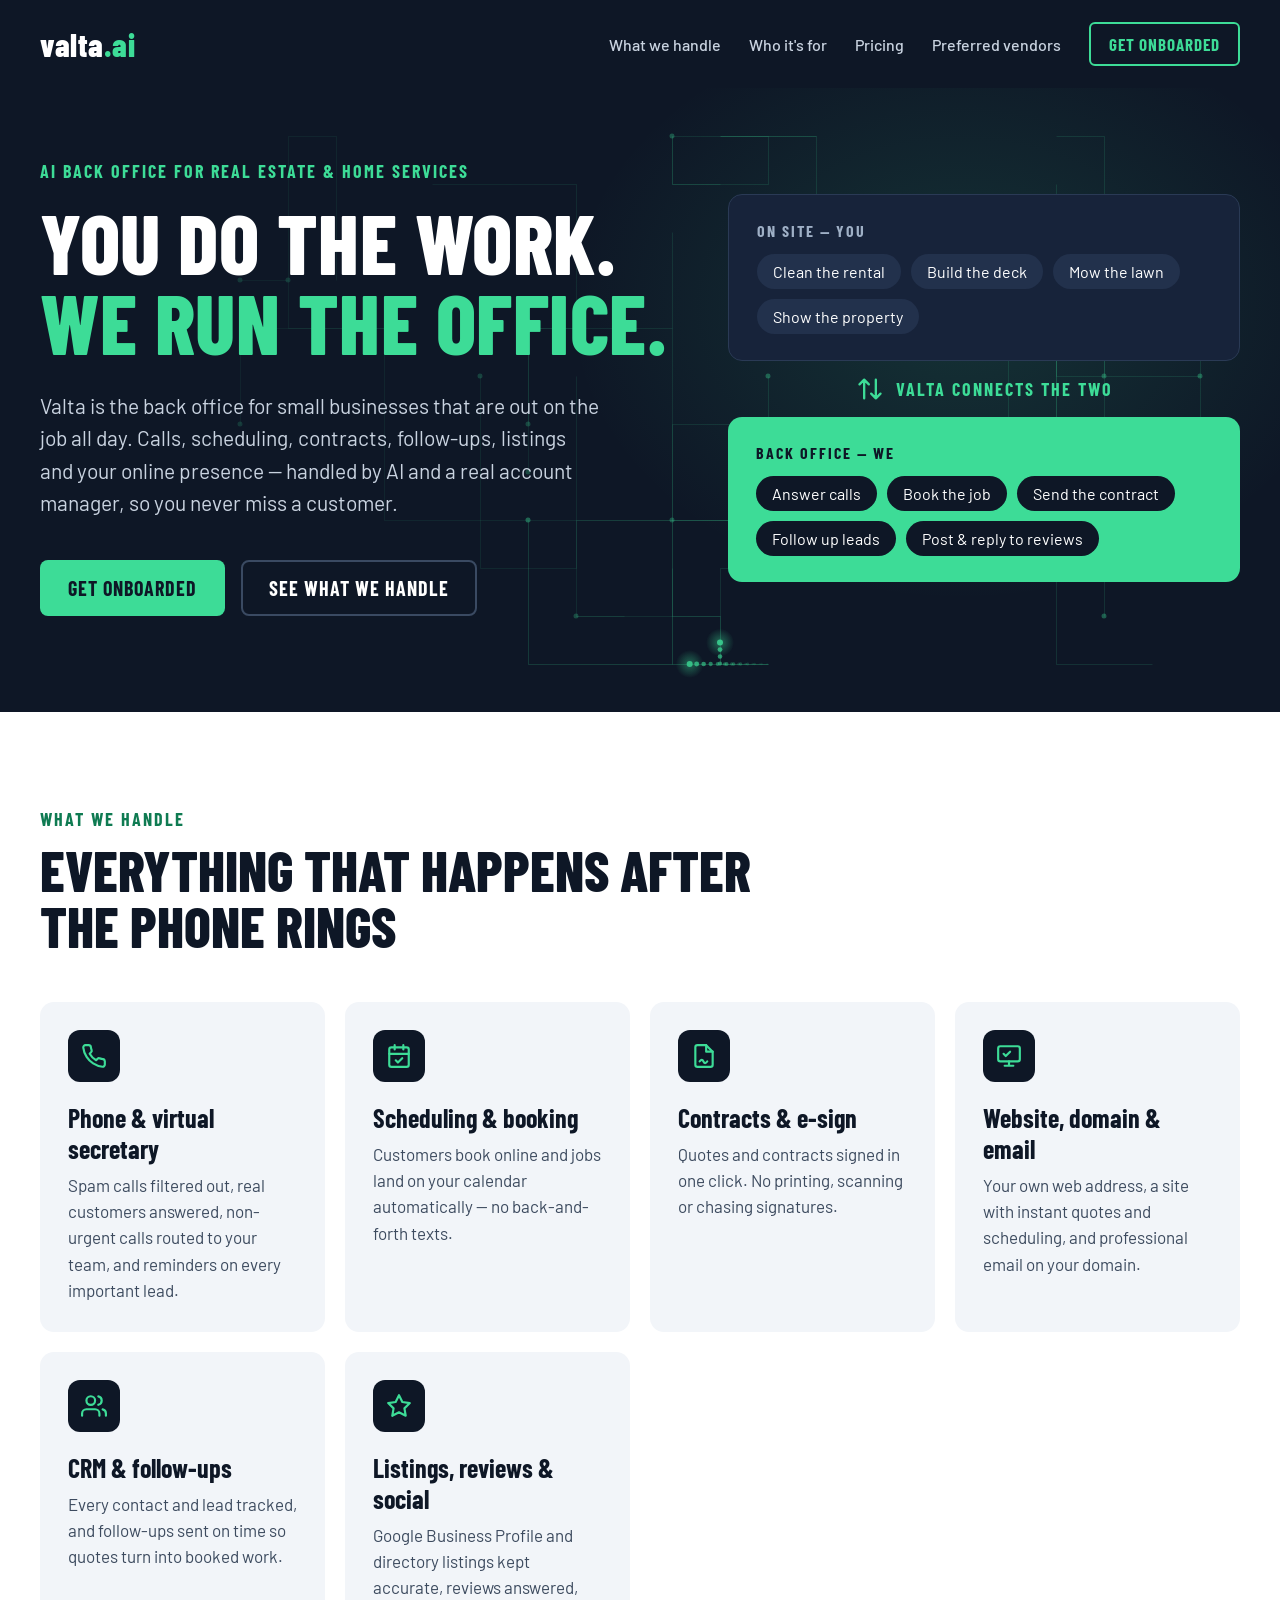
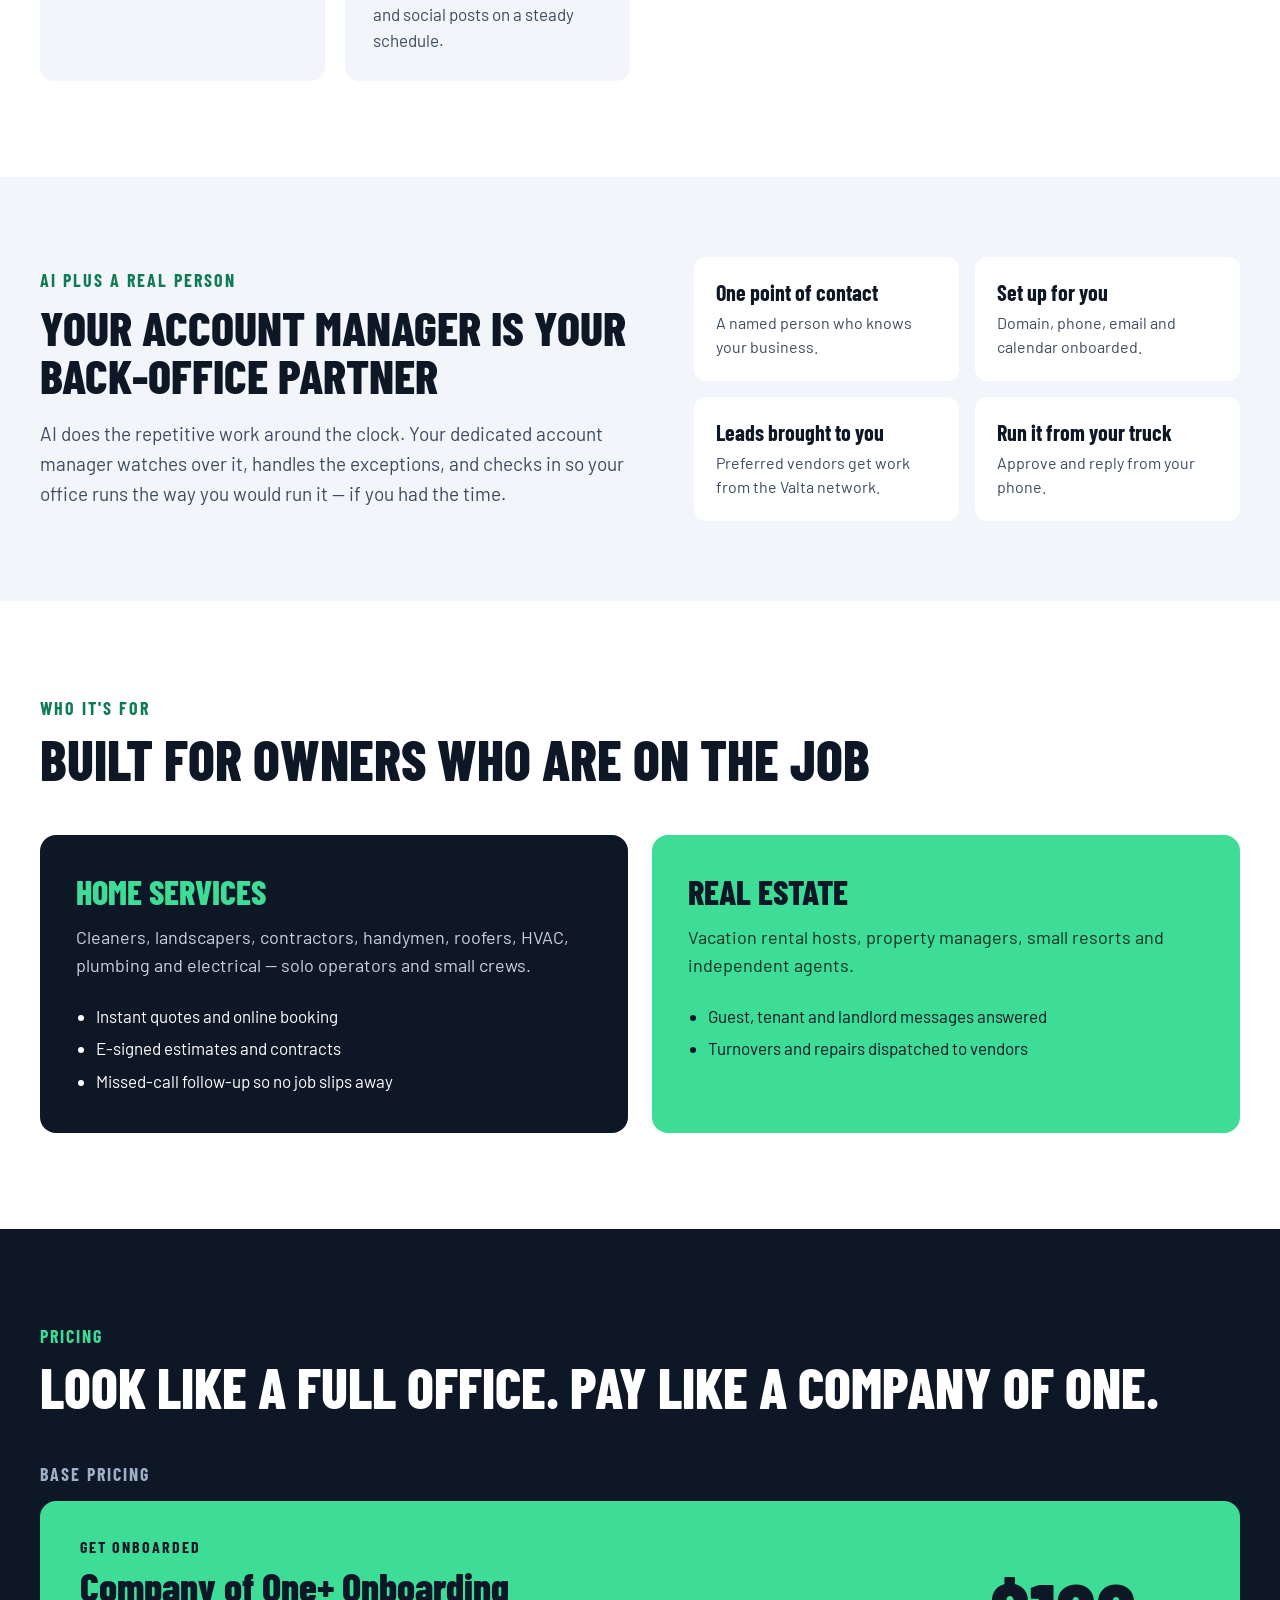
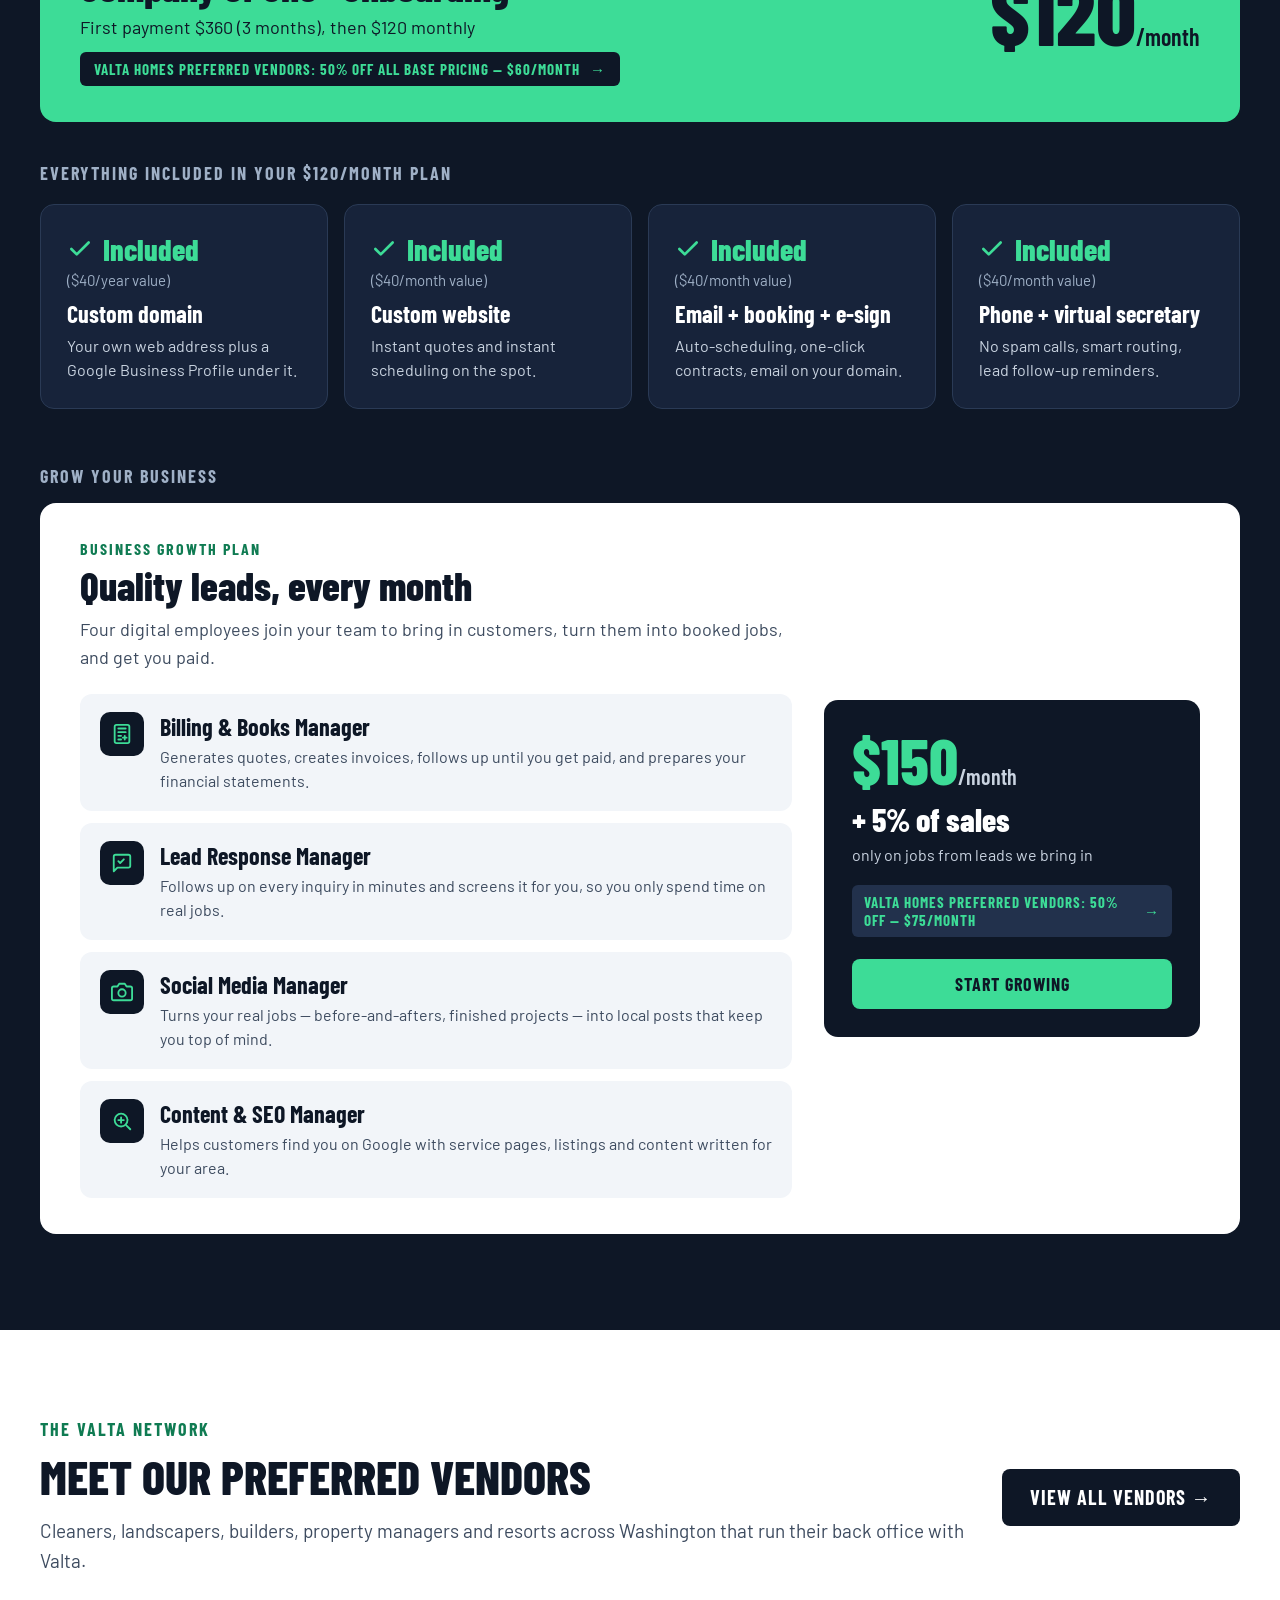
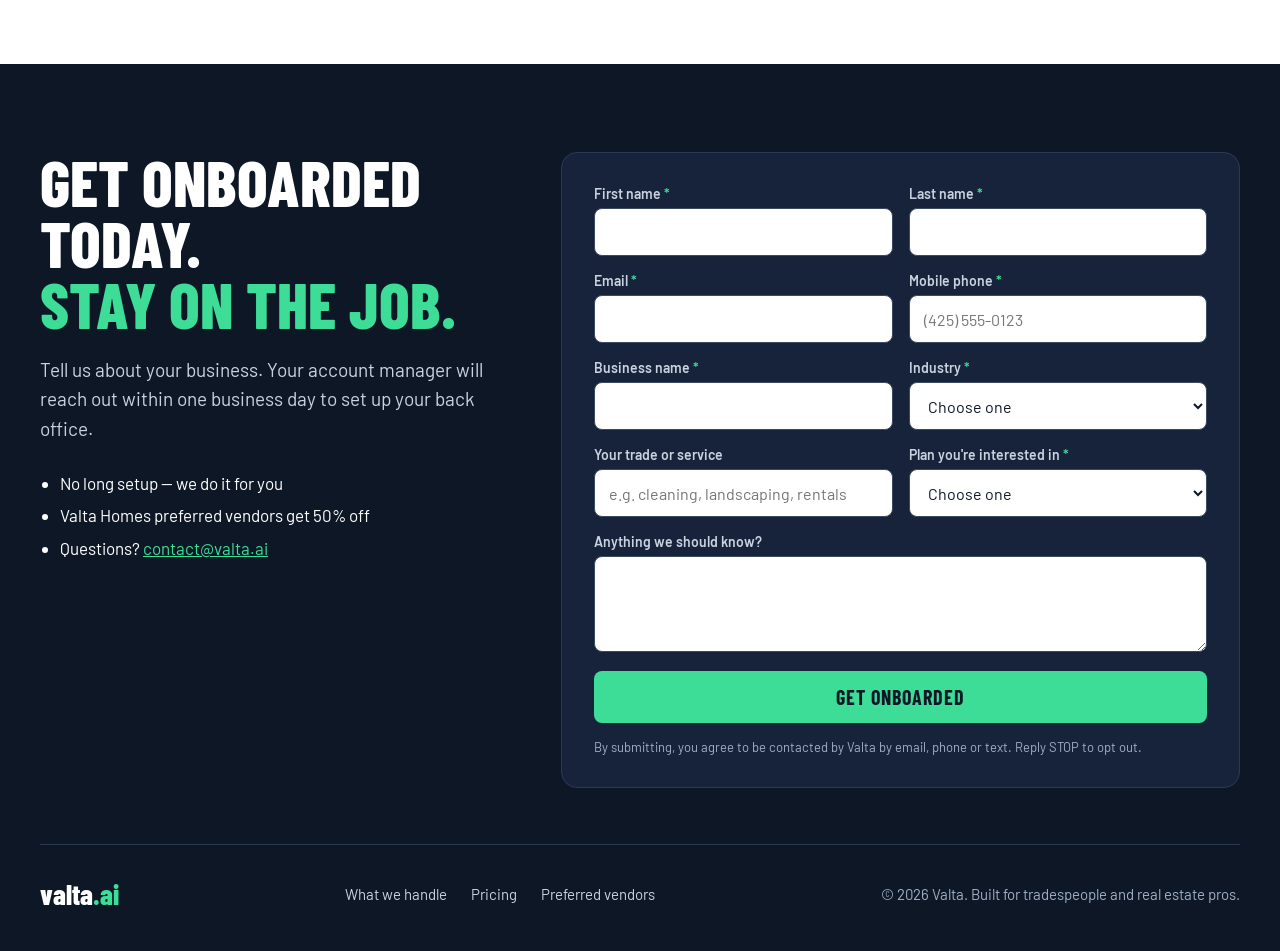
<file: index.html>
<!DOCTYPE html><html lang="en"><head>
<meta name="viewport" content="width=device-width, initial-scale=1">
<meta name="description" content="Valta is the back office for small businesses that are out on the job all day: calls, scheduling, contracts, follow-ups, listings and your online presence.">
<link rel="canonical" href="https://www.valta.ai/">
<meta property="og:type" content="website">
<meta property="og:site_name" content="valta.ai">
<meta property="og:title" content="valta.ai: AI back office for real estate & home services">
<meta property="og:description" content="Valta is the back office for small businesses that are out on the job all day: calls, scheduling, contracts, follow-ups, listings and your online presence.">
<meta property="og:url" content="https://www.valta.ai/">
<link rel="icon" href="/favicon.svg" type="image/svg+xml">
<script>(function(w,d,s,l,i){w[l]=w[l]||[];w[l].push({'gtm.start':new Date().getTime(),event:'gtm.js'});var f=d.getElementsByTagName(s)[0],j=d.createElement(s),dl=l!='dataLayer'?'&l='+l:'';j.async=true;j.src='https://www.googletagmanager.com/gtm.js?id='+i+dl;f.parentNode.insertBefore(j,f);})(window,document,'script','dataLayer','GTM-PLZ36C9Q');</script>
<style>.sc-placeholder{background:color-mix(in srgb,currentColor 8%,transparent);border:1px solid color-mix(in srgb,currentColor 50%,transparent);border-radius:2px;box-sizing:border-box;overflow:hidden}@keyframes sc-shine{0%{background-position:100% 50%}100%{background-position:0% 50%}}html.sc-dc-streaming .sc-placeholder,html.sc-dc-streaming .sc-interp.sc-missing{position:relative;background:color-mix(in srgb,currentColor 5%,transparent);border-color:transparent}html.sc-dc-streaming .sc-placeholder::before,html.sc-dc-streaming .sc-interp.sc-missing::before{content:'';position:absolute;inset:0;pointer-events:none;background:linear-gradient(90deg,rgba(217,119,87,0) 25%,rgba(247,225,211,.95) 37%,rgba(217,119,87,0) 63%);background-size:400% 100%;animation:sc-shine 1.4s ease infinite}html.sc-dc-streaming .sc-placeholder:nth-child(n+9 of .sc-placeholder)::before,html.sc-dc-streaming .sc-interp.sc-missing:nth-child(n+9 of .sc-interp.sc-missing)::before{animation:none;background:color-mix(in srgb,currentColor 8%,transparent)}.sc-placeholder-error{padding:4px 8px;font:11px/1.4 ui-monospace,monospace;color:color-mix(in srgb,currentColor 70%,transparent);word-break:break-word}.sc-interp.sc-missing{display:inline-block;width:2em;height:1em;overflow:hidden;vertical-align:text-bottom;background:rgba(255,255,255,.3);border:1px solid rgba(0,0,0,.5);border-radius:2px;box-sizing:border-box;color:transparent;user-select:none}.sc-interp.sc-unresolved{font-family:ui-monospace,monospace;font-size:.85em;color:color-mix(in srgb,currentColor 50%,transparent);background:color-mix(in srgb,currentColor 10%,transparent);border-radius:3px;padding:0 3px}.sc-host.sc-has-error{position:relative}.sc-logic-error{position:absolute;top:8px;left:8px;z-index:2147483647;max-width:60ch;padding:6px 10px;background:#b00020;color:#fff;font:12px/1.4 ui-monospace,monospace;border-radius:4px;white-space:pre-wrap;pointer-events:none}@media print{@page{margin: 0.5cm;}figure,table{break-inside: avoid;}#dc-root,#dc-root > .sc-host{height: auto;}*,*::before,*::after{print-color-adjust: exact;-webkit-print-color-adjust: exact;backdrop-filter: none !important;-webkit-backdrop-filter: none !important;animation-delay: -99s !important;animation-duration: .001s !important;animation-iteration-count: 1 !important;animation-fill-mode: both !important;animation-play-state: running !important;transition-duration: 0s !important;}}</style>
<meta charset="utf-8">
<title>valta.ai: AI back office for real estate & home services</title>

<style>x-dc{display:none!important}</style><link rel="preconnect" href="https://fonts.googleapis.com"><style>/* vietnamese */
@font-face {
  font-family: 'Barlow';
  font-style: normal;
  font-weight: 400;
  font-display: swap;
  src: url(https://fonts.gstatic.com/s/barlow/v13/7cHpv4kjgoGqM7E_A8s52Hs.woff2) format('woff2');
  unicode-range: U+0102-0103, U+0110-0111, U+0128-0129, U+0168-0169, U+01A0-01A1, U+01AF-01B0, U+0300-0301, U+0303-0304, U+0308-0309, U+0323, U+0329, U+1EA0-1EF9, U+20AB;
}
/* latin-ext */
@font-face {
  font-family: 'Barlow';
  font-style: normal;
  font-weight: 400;
  font-display: swap;
  src: url(https://fonts.gstatic.com/s/barlow/v13/7cHpv4kjgoGqM7E_Ass52Hs.woff2) format('woff2');
  unicode-range: U+0100-02BA, U+02BD-02C5, U+02C7-02CC, U+02CE-02D7, U+02DD-02FF, U+0304, U+0308, U+0329, U+1D00-1DBF, U+1E00-1E9F, U+1EF2-1EFF, U+2020, U+20A0-20AB, U+20AD-20C4, U+2113, U+2C60-2C7F, U+A720-A7FF;
}
/* latin */
@font-face {
  font-family: 'Barlow';
  font-style: normal;
  font-weight: 400;
  font-display: swap;
  src: url("[data-uri]") format('woff2');
  unicode-range: U+0000-00FF, U+0131, U+0152-0153, U+02BB-02BC, U+02C6, U+02DA, U+02DC, U+0304, U+0308, U+0329, U+2000-206F, U+20AC, U+2122, U+2191, U+2193, U+2212, U+2215, U+FEFF, U+FFFD;
}
/* vietnamese */
@font-face {
  font-family: 'Barlow';
  font-style: normal;
  font-weight: 500;
  font-display: swap;
  src: url(https://fonts.gstatic.com/s/barlow/v13/7cHqv4kjgoGqM7E3_-gs6FospT4.woff2) format('woff2');
  unicode-range: U+0102-0103, U+0110-0111, U+0128-0129, U+0168-0169, U+01A0-01A1, U+01AF-01B0, U+0300-0301, U+0303-0304, U+0308-0309, U+0323, U+0329, U+1EA0-1EF9, U+20AB;
}
/* latin-ext */
@font-face {
  font-family: 'Barlow';
  font-style: normal;
  font-weight: 500;
  font-display: swap;
  src: url(https://fonts.gstatic.com/s/barlow/v13/7cHqv4kjgoGqM7E3_-gs6VospT4.woff2) format('woff2');
  unicode-range: U+0100-02BA, U+02BD-02C5, U+02C7-02CC, U+02CE-02D7, U+02DD-02FF, U+0304, U+0308, U+0329, U+1D00-1DBF, U+1E00-1E9F, U+1EF2-1EFF, U+2020, U+20A0-20AB, U+20AD-20C4, U+2113, U+2C60-2C7F, U+A720-A7FF;
}
/* latin */
@font-face {
  font-family: 'Barlow';
  font-style: normal;
  font-weight: 500;
  font-display: swap;
  src: url("[data-uri]") format('woff2');
  unicode-range: U+0000-00FF, U+0131, U+0152-0153, U+02BB-02BC, U+02C6, U+02DA, U+02DC, U+0304, U+0308, U+0329, U+2000-206F, U+20AC, U+2122, U+2191, U+2193, U+2212, U+2215, U+FEFF, U+FFFD;
}
/* vietnamese */
@font-face {
  font-family: 'Barlow';
  font-style: normal;
  font-weight: 600;
  font-display: swap;
  src: url(https://fonts.gstatic.com/s/barlow/v13/7cHqv4kjgoGqM7E30-8s6FospT4.woff2) format('woff2');
  unicode-range: U+0102-0103, U+0110-0111, U+0128-0129, U+0168-0169, U+01A0-01A1, U+01AF-01B0, U+0300-0301, U+0303-0304, U+0308-0309, U+0323, U+0329, U+1EA0-1EF9, U+20AB;
}
/* latin-ext */
@font-face {
  font-family: 'Barlow';
  font-style: normal;
  font-weight: 600;
  font-display: swap;
  src: url(https://fonts.gstatic.com/s/barlow/v13/7cHqv4kjgoGqM7E30-8s6VospT4.woff2) format('woff2');
  unicode-range: U+0100-02BA, U+02BD-02C5, U+02C7-02CC, U+02CE-02D7, U+02DD-02FF, U+0304, U+0308, U+0329, U+1D00-1DBF, U+1E00-1E9F, U+1EF2-1EFF, U+2020, U+20A0-20AB, U+20AD-20C4, U+2113, U+2C60-2C7F, U+A720-A7FF;
}
/* latin */
@font-face {
  font-family: 'Barlow';
  font-style: normal;
  font-weight: 600;
  font-display: swap;
  src: url("[data-uri]") format('woff2');
  unicode-range: U+0000-00FF, U+0131, U+0152-0153, U+02BB-02BC, U+02C6, U+02DA, U+02DC, U+0304, U+0308, U+0329, U+2000-206F, U+20AC, U+2122, U+2191, U+2193, U+2212, U+2215, U+FEFF, U+FFFD;
}
/* vietnamese */
@font-face {
  font-family: 'Barlow Condensed';
  font-style: normal;
  font-weight: 600;
  font-display: swap;
  src: url(https://fonts.gstatic.com/s/barlowcondensed/v13/HTxwL3I-JCGChYJ8VI-L6OO_au7B4873z3nWuZEC.woff2) format('woff2');
  unicode-range: U+0102-0103, U+0110-0111, U+0128-0129, U+0168-0169, U+01A0-01A1, U+01AF-01B0, U+0300-0301, U+0303-0304, U+0308-0309, U+0323, U+0329, U+1EA0-1EF9, U+20AB;
}
/* latin-ext */
@font-face {
  font-family: 'Barlow Condensed';
  font-style: normal;
  font-weight: 600;
  font-display: swap;
  src: url(https://fonts.gstatic.com/s/barlowcondensed/v13/HTxwL3I-JCGChYJ8VI-L6OO_au7B4873z3jWuZEC.woff2) format('woff2');
  unicode-range: U+0100-02BA, U+02BD-02C5, U+02C7-02CC, U+02CE-02D7, U+02DD-02FF, U+0304, U+0308, U+0329, U+1D00-1DBF, U+1E00-1E9F, U+1EF2-1EFF, U+2020, U+20A0-20AB, U+20AD-20C4, U+2113, U+2C60-2C7F, U+A720-A7FF;
}
/* latin */
@font-face {
  font-family: 'Barlow Condensed';
  font-style: normal;
  font-weight: 600;
  font-display: swap;
  src: url("[data-uri]") format('woff2');
  unicode-range: U+0000-00FF, U+0131, U+0152-0153, U+02BB-02BC, U+02C6, U+02DA, U+02DC, U+0304, U+0308, U+0329, U+2000-206F, U+20AC, U+2122, U+2191, U+2193, U+2212, U+2215, U+FEFF, U+FFFD;
}
/* vietnamese */
@font-face {
  font-family: 'Barlow Condensed';
  font-style: normal;
  font-weight: 700;
  font-display: swap;
  src: url(https://fonts.gstatic.com/s/barlowcondensed/v13/HTxwL3I-JCGChYJ8VI-L6OO_au7B46r2z3nWuZEC.woff2) format('woff2');
  unicode-range: U+0102-0103, U+0110-0111, U+0128-0129, U+0168-0169, U+01A0-01A1, U+01AF-01B0, U+0300-0301, U+0303-0304, U+0308-0309, U+0323, U+0329, U+1EA0-1EF9, U+20AB;
}
/* latin-ext */
@font-face {
  font-family: 'Barlow Condensed';
  font-style: normal;
  font-weight: 700;
  font-display: swap;
  src: url(https://fonts.gstatic.com/s/barlowcondensed/v13/HTxwL3I-JCGChYJ8VI-L6OO_au7B46r2z3jWuZEC.woff2) format('woff2');
  unicode-range: U+0100-02BA, U+02BD-02C5, U+02C7-02CC, U+02CE-02D7, U+02DD-02FF, U+0304, U+0308, U+0329, U+1D00-1DBF, U+1E00-1E9F, U+1EF2-1EFF, U+2020, U+20A0-20AB, U+20AD-20C4, U+2113, U+2C60-2C7F, U+A720-A7FF;
}
/* latin */
@font-face {
  font-family: 'Barlow Condensed';
  font-style: normal;
  font-weight: 700;
  font-display: swap;
  src: url("[data-uri]") format('woff2');
  unicode-range: U+0000-00FF, U+0131, U+0152-0153, U+02BB-02BC, U+02C6, U+02DA, U+02DC, U+0304, U+0308, U+0329, U+2000-206F, U+20AC, U+2122, U+2191, U+2193, U+2212, U+2215, U+FEFF, U+FFFD;
}
/* vietnamese */
@font-face {
  font-family: 'Barlow Condensed';
  font-style: normal;
  font-weight: 800;
  font-display: swap;
  src: url(https://fonts.gstatic.com/s/barlowcondensed/v13/HTxwL3I-JCGChYJ8VI-L6OO_au7B47b1z3nWuZEC.woff2) format('woff2');
  unicode-range: U+0102-0103, U+0110-0111, U+0128-0129, U+0168-0169, U+01A0-01A1, U+01AF-01B0, U+0300-0301, U+0303-0304, U+0308-0309, U+0323, U+0329, U+1EA0-1EF9, U+20AB;
}
/* latin-ext */
@font-face {
  font-family: 'Barlow Condensed';
  font-style: normal;
  font-weight: 800;
  font-display: swap;
  src: url(https://fonts.gstatic.com/s/barlowcondensed/v13/HTxwL3I-JCGChYJ8VI-L6OO_au7B47b1z3jWuZEC.woff2) format('woff2');
  unicode-range: U+0100-02BA, U+02BD-02C5, U+02C7-02CC, U+02CE-02D7, U+02DD-02FF, U+0304, U+0308, U+0329, U+1D00-1DBF, U+1E00-1E9F, U+1EF2-1EFF, U+2020, U+20A0-20AB, U+20AD-20C4, U+2113, U+2C60-2C7F, U+A720-A7FF;
}
/* latin */
@font-face {
  font-family: 'Barlow Condensed';
  font-style: normal;
  font-weight: 800;
  font-display: swap;
  src: url("[data-uri]") format('woff2');
  unicode-range: U+0000-00FF, U+0131, U+0152-0153, U+02BB-02BC, U+02C6, U+02DA, U+02DC, U+0304, U+0308, U+0329, U+2000-206F, U+20AC, U+2122, U+2191, U+2193, U+2212, U+2215, U+FEFF, U+FFFD;
}
</style><style>
body{margin:0;background:#0E1726}
a{color:#0F7B52}a:hover{color:#0A5C3D}
</style><link rel="stylesheet" href="/motion.css?v=2">
</head>
<body>
<noscript><iframe src="https://www.googletagmanager.com/ns.html?id=GTM-PLZ36C9Q" height="0" width="0" style="display:none;visibility:hidden"></iframe></noscript>
<div id="dc-root"><div class="sc-host" data-sc-name="b5c45b41-cfea-41ec-926b-0ee7f8a3874e"><div style="font-family: Barlow, system-ui, sans-serif; color: rgb(14, 23, 38); background: rgb(255, 255, 255); width: 100%;"><header style="background: rgb(14, 23, 38); color: rgb(255, 255, 255);"><div style="max-width: 1200px; margin: 0px auto; padding: 22px 32px; display: flex; flex-wrap: wrap; align-items: center; justify-content: space-between; gap: 16px;"><a href="/" style="font-family: &quot;Barlow Condensed&quot;, sans-serif; font-weight: 800; font-size: 32px; color: rgb(255, 255, 255); text-decoration: none; letter-spacing: 0.5px;">valta<span style="color: rgb(61, 220, 151);">.ai</span></a><nav aria-label="Main" style="display: flex; flex-wrap: wrap; align-items: center; gap: 28px; font-size: 16px; font-weight: 500;"><a href="#services" style="color: rgb(201, 211, 224); text-decoration: none;">What we handle</a><a href="#who" style="color: rgb(201, 211, 224); text-decoration: none;">Who it's for</a><a href="#pricing" style="color: rgb(201, 211, 224); text-decoration: none;">Pricing</a><a href="/preferred-vendors" style="color: rgb(201, 211, 224); text-decoration: none;">Preferred vendors</a><a href="#start" style="font-family: &quot;Barlow Condensed&quot;, sans-serif; font-weight: 700; font-size: 17px; letter-spacing: 1px; text-transform: uppercase; color: rgb(61, 220, 151); text-decoration: none; border: 2px solid rgb(61, 220, 151); border-radius: 6px; padding: 10px 18px;">Get onboarded</a></nav></div></header><section style="background: rgb(14, 23, 38); color: rgb(255, 255, 255);"><div style="max-width: 1200px; margin: 0px auto; padding: 72px 32px 96px; display: flex; flex-wrap: wrap; gap: 56px; align-items: center;"><div style="flex: 1 1 520px; min-width: 0px;"><p style="margin: 0px 0px 20px; font-family: &quot;Barlow Condensed&quot;, sans-serif; font-weight: 700; font-size: 18px; letter-spacing: 2px; text-transform: uppercase; color: rgb(61, 220, 151);">AI back office for real estate &amp; home services</p><h1 style="margin: 0px; font-family: &quot;Barlow Condensed&quot;, sans-serif; font-weight: 800; font-size: 84px; line-height: 0.95; text-transform: uppercase; letter-spacing: 0.5px;">You do the work.<br><span style="color: rgb(61, 220, 151);">We run the office.</span></h1><p style="margin: 28px 0px 0px; font-size: 21px; line-height: 1.55; color: rgb(201, 211, 224); max-width: 560px;">Valta is the back office for small businesses that are out on the job all day. Calls, scheduling, contracts, follow-ups, listings and your online presence — handled by AI and a real account manager, so you never miss a customer.</p><div style="margin-top: 40px; display: flex; flex-wrap: wrap; gap: 16px;"><a href="#start" style="font-family: &quot;Barlow Condensed&quot;, sans-serif; font-weight: 700; font-size: 20px; letter-spacing: 1px; text-transform: uppercase; background: rgb(61, 220, 151); color: rgb(14, 23, 38); text-decoration: none; border-radius: 8px; padding: 16px 28px;">Get onboarded</a><a href="#services" style="font-family: &quot;Barlow Condensed&quot;, sans-serif; font-weight: 700; font-size: 20px; letter-spacing: 1px; text-transform: uppercase; color: rgb(255, 255, 255); text-decoration: none; border: 2px solid rgb(58, 74, 98); border-radius: 8px; padding: 14px 26px;">See what we handle</a></div></div><div style="flex: 1 1 400px; min-width: 0px; display: flex; flex-direction: column; gap: 14px;"><div style="background: rgb(23, 35, 58); border: 1px solid rgb(42, 58, 85); border-radius: 14px; padding: 26px 28px;"><p style="margin: 0px 0px 14px; font-family: &quot;Barlow Condensed&quot;, sans-serif; font-weight: 700; font-size: 16px; letter-spacing: 2px; text-transform: uppercase; color: rgb(159, 176, 198);">On site — you</p><div style="display: flex; flex-wrap: wrap; gap: 10px;"><span style="background: rgb(34, 49, 76); color: rgb(255, 255, 255); border-radius: 999px; padding: 8px 16px; font-size: 16px;">Clean the rental</span><span style="background: rgb(34, 49, 76); color: rgb(255, 255, 255); border-radius: 999px; padding: 8px 16px; font-size: 16px;">Build the deck</span><span style="background: rgb(34, 49, 76); color: rgb(255, 255, 255); border-radius: 999px; padding: 8px 16px; font-size: 16px;">Mow the lawn</span><span style="background: rgb(34, 49, 76); color: rgb(255, 255, 255); border-radius: 999px; padding: 8px 16px; font-size: 16px;">Show the property</span></div></div><div style="display: flex; align-items: center; justify-content: center; gap: 12px; color: rgb(61, 220, 151); font-family: &quot;Barlow Condensed&quot;, sans-serif; font-weight: 700; font-size: 18px; letter-spacing: 2px;"><svg width="28" height="28" viewBox="0 0 24 24" fill="none" stroke="currentColor" stroke-width="2" stroke-linecap="round" stroke-linejoin="round" aria-hidden="true"><path d="M7 4v16M7 4L3 8M7 4l4 4M17 20V4M17 20l-4-4M17 20l4-4"></path></svg>
VALTA CONNECTS THE TWO
</div><div style="background: rgb(61, 220, 151); color: rgb(14, 23, 38); border-radius: 14px; padding: 26px 28px;"><p style="margin: 0px 0px 14px; font-family: &quot;Barlow Condensed&quot;, sans-serif; font-weight: 700; font-size: 16px; letter-spacing: 2px; text-transform: uppercase;">Back office — we</p><div style="display: flex; flex-wrap: wrap; gap: 10px;"><span style="background: rgb(14, 23, 38); color: rgb(255, 255, 255); border-radius: 999px; padding: 8px 16px; font-size: 16px;">Answer calls</span><span style="background: rgb(14, 23, 38); color: rgb(255, 255, 255); border-radius: 999px; padding: 8px 16px; font-size: 16px;">Book the job</span><span style="background: rgb(14, 23, 38); color: rgb(255, 255, 255); border-radius: 999px; padding: 8px 16px; font-size: 16px;">Send the contract</span><span style="background: rgb(14, 23, 38); color: rgb(255, 255, 255); border-radius: 999px; padding: 8px 16px; font-size: 16px;">Follow up leads</span><span style="background: rgb(14, 23, 38); color: rgb(255, 255, 255); border-radius: 999px; padding: 8px 16px; font-size: 16px;">Post &amp; reply to reviews</span></div></div></div></div></section><section id="services" style="background: rgb(255, 255, 255);"><div style="max-width: 1200px; margin: 0px auto; padding: 96px 32px;"><p style="margin: 0px 0px 12px; font-family: &quot;Barlow Condensed&quot;, sans-serif; font-weight: 700; font-size: 18px; letter-spacing: 2px; text-transform: uppercase; color: rgb(15, 123, 82);">What we handle</p><h2 style="margin: 0px; font-family: &quot;Barlow Condensed&quot;, sans-serif; font-weight: 800; font-size: 56px; line-height: 1; text-transform: uppercase; max-width: 760px;">Everything that happens after the phone rings</h2><div style="margin-top: 48px; display: grid; grid-template-columns: repeat(auto-fit, minmax(260px, 1fr)); gap: 20px;"><div style="background: rgb(242, 245, 249); border-radius: 14px; padding: 28px;"><div style="width: 52px; height: 52px; border-radius: 12px; background: rgb(14, 23, 38); color: rgb(61, 220, 151); display: flex; align-items: center; justify-content: center;"><svg width="26" height="26" viewBox="0 0 24 24" fill="none" stroke="currentColor" stroke-width="2" stroke-linecap="round" stroke-linejoin="round" aria-hidden="true"><path d="M22 16.9v3a2 2 0 0 1-2.2 2 19.8 19.8 0 0 1-8.6-3.1 19.5 19.5 0 0 1-6-6A19.8 19.8 0 0 1 2.1 4.2 2 2 0 0 1 4.1 2h3a2 2 0 0 1 2 1.7c.1 1 .4 1.9.7 2.8a2 2 0 0 1-.5 2.1L8 9.9a16 16 0 0 0 6 6l1.3-1.3a2 2 0 0 1 2.1-.4c.9.3 1.8.6 2.8.7a2 2 0 0 1 1.7 2z"></path></svg></div><h3 style="margin: 20px 0px 8px; font-family: &quot;Barlow Condensed&quot;, sans-serif; font-weight: 700; font-size: 26px;">Phone &amp; virtual secretary</h3><p style="margin: 0px; font-size: 17px; line-height: 1.55; color: rgb(61, 75, 95);">Spam calls filtered out, real customers answered, non-urgent calls routed to your team, and reminders on every important lead.</p></div><div style="background: rgb(242, 245, 249); border-radius: 14px; padding: 28px;"><div style="width: 52px; height: 52px; border-radius: 12px; background: rgb(14, 23, 38); color: rgb(61, 220, 151); display: flex; align-items: center; justify-content: center;"><svg width="26" height="26" viewBox="0 0 24 24" fill="none" stroke="currentColor" stroke-width="2" stroke-linecap="round" stroke-linejoin="round" aria-hidden="true"><rect x="3" y="4" width="18" height="18" rx="2"></rect><path d="M16 2v4M8 2v4M3 10h18M9 16l2 2 4-4"></path></svg></div><h3 style="margin: 20px 0px 8px; font-family: &quot;Barlow Condensed&quot;, sans-serif; font-weight: 700; font-size: 26px;">Scheduling &amp; booking</h3><p style="margin: 0px; font-size: 17px; line-height: 1.55; color: rgb(61, 75, 95);">Customers book online and jobs land on your calendar automatically — no back-and-forth texts.</p></div><div style="background: rgb(242, 245, 249); border-radius: 14px; padding: 28px;"><div style="width: 52px; height: 52px; border-radius: 12px; background: rgb(14, 23, 38); color: rgb(61, 220, 151); display: flex; align-items: center; justify-content: center;"><svg width="26" height="26" viewBox="0 0 24 24" fill="none" stroke="currentColor" stroke-width="2" stroke-linecap="round" stroke-linejoin="round" aria-hidden="true"><path d="M14 2H6a2 2 0 0 0-2 2v16a2 2 0 0 0 2 2h12a2 2 0 0 0 2-2V8z"></path><path d="M14 2v6h6M8 17c1.5-2 2.5-2 3.5 0s2 2 3.5 0"></path></svg></div><h3 style="margin: 20px 0px 8px; font-family: &quot;Barlow Condensed&quot;, sans-serif; font-weight: 700; font-size: 26px;">Contracts &amp; e-sign</h3><p style="margin: 0px; font-size: 17px; line-height: 1.55; color: rgb(61, 75, 95);">Quotes and contracts signed in one click. No printing, scanning or chasing signatures.</p></div><div style="background: rgb(242, 245, 249); border-radius: 14px; padding: 28px;"><div style="width: 52px; height: 52px; border-radius: 12px; background: rgb(14, 23, 38); color: rgb(61, 220, 151); display: flex; align-items: center; justify-content: center;"><svg width="26" height="26" viewBox="0 0 24 24" fill="none" stroke="currentColor" stroke-width="2" stroke-linecap="round" stroke-linejoin="round" aria-hidden="true"><rect x="2" y="3" width="20" height="14" rx="2"></rect><path d="M8 21h8M12 17v4M7 10l2 2 4-4"></path></svg></div><h3 style="margin: 20px 0px 8px; font-family: &quot;Barlow Condensed&quot;, sans-serif; font-weight: 700; font-size: 26px;">Website, domain &amp; email</h3><p style="margin: 0px; font-size: 17px; line-height: 1.55; color: rgb(61, 75, 95);">Your own web address, a site with instant quotes and scheduling, and professional email on your domain.</p></div><div style="background: rgb(242, 245, 249); border-radius: 14px; padding: 28px;"><div style="width: 52px; height: 52px; border-radius: 12px; background: rgb(14, 23, 38); color: rgb(61, 220, 151); display: flex; align-items: center; justify-content: center;"><svg width="26" height="26" viewBox="0 0 24 24" fill="none" stroke="currentColor" stroke-width="2" stroke-linecap="round" stroke-linejoin="round" aria-hidden="true"><path d="M17 21v-2a4 4 0 0 0-4-4H5a4 4 0 0 0-4 4v2"></path><circle cx="9" cy="7" r="4"></circle><path d="M23 21v-2a4 4 0 0 0-3-3.9M16 3.1a4 4 0 0 1 0 7.8"></path></svg></div><h3 style="margin: 20px 0px 8px; font-family: &quot;Barlow Condensed&quot;, sans-serif; font-weight: 700; font-size: 26px;">CRM &amp; follow-ups</h3><p style="margin: 0px; font-size: 17px; line-height: 1.55; color: rgb(61, 75, 95);">Every contact and lead tracked, and follow-ups sent on time so quotes turn into booked work.</p></div><div style="background: rgb(242, 245, 249); border-radius: 14px; padding: 28px;"><div style="width: 52px; height: 52px; border-radius: 12px; background: rgb(14, 23, 38); color: rgb(61, 220, 151); display: flex; align-items: center; justify-content: center;"><svg width="26" height="26" viewBox="0 0 24 24" fill="none" stroke="currentColor" stroke-width="2" stroke-linecap="round" stroke-linejoin="round" aria-hidden="true"><path d="M12 2l3.1 6.3 6.9 1-5 4.9 1.2 6.8L12 17.8 5.8 21l1.2-6.8-5-4.9 6.9-1z"></path></svg></div><h3 style="margin: 20px 0px 8px; font-family: &quot;Barlow Condensed&quot;, sans-serif; font-weight: 700; font-size: 26px;">Listings, reviews &amp; social</h3><p style="margin: 0px; font-size: 17px; line-height: 1.55; color: rgb(61, 75, 95);">Google Business Profile and directory listings kept accurate, reviews answered, and social posts on a steady schedule.</p></div></div></div></section><section style="background: rgb(242, 245, 249);"><div style="max-width: 1200px; margin: 0px auto; padding: 80px 32px; display: flex; flex-wrap: wrap; gap: 48px; align-items: center;"><div style="flex: 1 1 480px; min-width: 0px;"><p style="margin: 0px 0px 12px; font-family: &quot;Barlow Condensed&quot;, sans-serif; font-weight: 700; font-size: 18px; letter-spacing: 2px; text-transform: uppercase; color: rgb(15, 123, 82);">AI plus a real person</p><h2 style="margin: 0px; font-family: &quot;Barlow Condensed&quot;, sans-serif; font-weight: 800; font-size: 48px; line-height: 1; text-transform: uppercase;">Your account manager is your back-office partner</h2><p style="margin: 20px 0px 0px; font-size: 19px; line-height: 1.6; color: rgb(61, 75, 95);">AI does the repetitive work around the clock. Your dedicated account manager watches over it, handles the exceptions, and checks in so your office runs the way you would run it — if you had the time.</p></div><div style="flex: 1 1 420px; min-width: 0px; display: grid; grid-template-columns: repeat(auto-fit, minmax(180px, 1fr)); gap: 16px;"><div style="background: rgb(255, 255, 255); border-radius: 12px; padding: 22px;"><p style="margin: 0px; font-family: &quot;Barlow Condensed&quot;, sans-serif; font-weight: 700; font-size: 22px;">One point of contact</p><p style="margin: 6px 0px 0px; font-size: 16px; line-height: 1.5; color: rgb(61, 75, 95);">A named person who knows your business.</p></div><div style="background: rgb(255, 255, 255); border-radius: 12px; padding: 22px;"><p style="margin: 0px; font-family: &quot;Barlow Condensed&quot;, sans-serif; font-weight: 700; font-size: 22px;">Set up for you</p><p style="margin: 6px 0px 0px; font-size: 16px; line-height: 1.5; color: rgb(61, 75, 95);">Domain, phone, email and calendar onboarded.</p></div><div style="background: rgb(255, 255, 255); border-radius: 12px; padding: 22px;"><p style="margin: 0px; font-family: &quot;Barlow Condensed&quot;, sans-serif; font-weight: 700; font-size: 22px;">Leads brought to you</p><p style="margin: 6px 0px 0px; font-size: 16px; line-height: 1.5; color: rgb(61, 75, 95);">Preferred vendors get work from the Valta network.</p></div><div style="background: rgb(255, 255, 255); border-radius: 12px; padding: 22px;"><p style="margin: 0px; font-family: &quot;Barlow Condensed&quot;, sans-serif; font-weight: 700; font-size: 22px;">Run it from your truck</p><p style="margin: 6px 0px 0px; font-size: 16px; line-height: 1.5; color: rgb(61, 75, 95);">Approve and reply from your phone.</p></div></div></div></section><section id="who" style="background: rgb(255, 255, 255);"><div style="max-width: 1200px; margin: 0px auto; padding: 96px 32px;"><p style="margin: 0px 0px 12px; font-family: &quot;Barlow Condensed&quot;, sans-serif; font-weight: 700; font-size: 18px; letter-spacing: 2px; text-transform: uppercase; color: rgb(15, 123, 82);">Who it's for</p><h2 style="margin: 0px; font-family: &quot;Barlow Condensed&quot;, sans-serif; font-weight: 800; font-size: 56px; line-height: 1; text-transform: uppercase;">Built for owners who are on the job</h2><div style="margin-top: 48px; display: flex; flex-wrap: wrap; gap: 24px;"><div style="flex: 1 1 440px; min-width: 0px; background: rgb(14, 23, 38); color: rgb(255, 255, 255); border-radius: 16px; padding: 36px;"><h3 style="margin: 0px; font-family: &quot;Barlow Condensed&quot;, sans-serif; font-weight: 800; font-size: 34px; text-transform: uppercase; color: rgb(61, 220, 151);">Home services</h3><p style="margin: 12px 0px 20px; font-size: 18px; line-height: 1.55; color: rgb(201, 211, 224);">Cleaners, landscapers, contractors, handymen, roofers, HVAC, plumbing and electrical — solo operators and small crews.</p><ul style="margin: 0px; padding-left: 20px; font-size: 17px; line-height: 1.9; color: rgb(255, 255, 255);"><li>Instant quotes and online booking</li><li>E-signed estimates and contracts</li><li>Missed-call follow-up so no job slips away</li></ul></div><div style="flex: 1 1 440px; min-width: 0px; background: rgb(61, 220, 151); color: rgb(14, 23, 38); border-radius: 16px; padding: 36px;"><h3 style="margin: 0px; font-family: &quot;Barlow Condensed&quot;, sans-serif; font-weight: 800; font-size: 34px; text-transform: uppercase;">Real estate</h3><p style="margin: 12px 0px 20px; font-size: 18px; line-height: 1.55; color: rgb(18, 48, 31);">Vacation rental hosts, property managers, small resorts and independent agents.</p><ul style="margin: 0px; padding-left: 20px; font-size: 17px; line-height: 1.9;"><li>Guest, tenant and landlord messages answered</li><li>Turnovers and repairs dispatched to vendors</li></ul></div></div></div></section><section id="pricing" style="background: rgb(14, 23, 38); color: rgb(255, 255, 255);"><div style="max-width: 1200px; margin: 0px auto; padding: 96px 32px;"><p style="margin: 0px 0px 12px; font-family: &quot;Barlow Condensed&quot;, sans-serif; font-weight: 700; font-size: 18px; letter-spacing: 2px; text-transform: uppercase; color: rgb(61, 220, 151);">Pricing</p><h2 style="margin: 0px; font-family: &quot;Barlow Condensed&quot;, sans-serif; font-weight: 800; font-size: 56px; line-height: 1; text-transform: uppercase;">Look like a full office. Pay like a company of one.</h2><p style="margin: 48px 0px 16px; font-family: &quot;Barlow Condensed&quot;, sans-serif; font-weight: 700; font-size: 18px; letter-spacing: 2px; text-transform: uppercase; color: rgb(159, 176, 198);">Base pricing</p><div style="background: rgb(61, 220, 151); color: rgb(14, 23, 38); border-radius: 16px; padding: 36px 40px; display: flex; flex-wrap: wrap; align-items: center; justify-content: space-between; gap: 24px;"><div style="flex: 1 1 420px; min-width: 0px;"><p style="margin: 0px; font-family: &quot;Barlow Condensed&quot;, sans-serif; font-weight: 700; font-size: 16px; letter-spacing: 2px; text-transform: uppercase;">Get onboarded</p><h3 style="margin: 6px 0px; font-family: &quot;Barlow Condensed&quot;, sans-serif; font-weight: 800; font-size: 40px;">Company of One+ Onboarding</h3><p style="margin: 0px; font-size: 18px;">First payment $360 (3 months), then $120 monthly</p><a href="https://valtahomes.com/membership" target="_blank" rel="noopener" style="margin-top: 14px; display: inline-flex; align-items: center; gap: 10px; background: rgb(14, 23, 38); color: rgb(61, 220, 151); font-family: &quot;Barlow Condensed&quot;, sans-serif; font-weight: 700; font-size: 15px; letter-spacing: 1px; text-transform: uppercase; text-decoration: none; border-radius: 6px; padding: 8px 14px;">Valta Homes preferred vendors: 50% off all base pricing — $60/month <span aria-hidden="true">→</span></a></div><p style="margin: 0px; font-family: &quot;Barlow Condensed&quot;, sans-serif; font-weight: 800; font-size: 88px; line-height: 1;">$120<span style="font-size: 24px; font-weight: 600;">/month</span></p></div><p style="margin: 40px 0px 20px; font-family: &quot;Barlow Condensed&quot;, sans-serif; font-weight: 700; font-size: 18px; letter-spacing: 2px; text-transform: uppercase; color: rgb(159, 176, 198);">Everything included in your $120/month plan</p><div style="display: grid; grid-template-columns: repeat(auto-fit, minmax(250px, 1fr)); gap: 16px;"><div style="background: rgb(23, 35, 58); border: 1px solid rgb(42, 58, 85); border-radius: 14px; padding: 26px;"><p style="margin: 0px; display: flex; align-items: center; gap: 10px; font-family: &quot;Barlow Condensed&quot;, sans-serif; font-weight: 800; font-size: 30px; color: rgb(61, 220, 151);"><svg width="26" height="26" viewBox="0 0 24 24" fill="none" stroke="currentColor" stroke-width="2.5" stroke-linecap="round" stroke-linejoin="round" aria-hidden="true"><path d="M20 6L9 17l-5-5"></path></svg>Included</p><p style="margin: 4px 0px 0px; font-size: 15px; color: rgb(159, 176, 198);">($40/year value)</p><h4 style="margin: 10px 0px 6px; font-family: &quot;Barlow Condensed&quot;, sans-serif; font-weight: 700; font-size: 24px;">Custom domain</h4><p style="margin: 0px; font-size: 16px; line-height: 1.5; color: rgb(201, 211, 224);">Your own web address plus a Google Business Profile under it.</p></div><div style="background: rgb(23, 35, 58); border: 1px solid rgb(42, 58, 85); border-radius: 14px; padding: 26px;"><p style="margin: 0px; display: flex; align-items: center; gap: 10px; font-family: &quot;Barlow Condensed&quot;, sans-serif; font-weight: 800; font-size: 30px; color: rgb(61, 220, 151);"><svg width="26" height="26" viewBox="0 0 24 24" fill="none" stroke="currentColor" stroke-width="2.5" stroke-linecap="round" stroke-linejoin="round" aria-hidden="true"><path d="M20 6L9 17l-5-5"></path></svg>Included</p><p style="margin: 4px 0px 0px; font-size: 15px; color: rgb(159, 176, 198);">($40/month value)</p><h4 style="margin: 10px 0px 6px; font-family: &quot;Barlow Condensed&quot;, sans-serif; font-weight: 700; font-size: 24px;">Custom website</h4><p style="margin: 0px; font-size: 16px; line-height: 1.5; color: rgb(201, 211, 224);">Instant quotes and instant scheduling on the spot.</p></div><div style="background: rgb(23, 35, 58); border: 1px solid rgb(42, 58, 85); border-radius: 14px; padding: 26px;"><p style="margin: 0px; display: flex; align-items: center; gap: 10px; font-family: &quot;Barlow Condensed&quot;, sans-serif; font-weight: 800; font-size: 30px; color: rgb(61, 220, 151);"><svg width="26" height="26" viewBox="0 0 24 24" fill="none" stroke="currentColor" stroke-width="2.5" stroke-linecap="round" stroke-linejoin="round" aria-hidden="true"><path d="M20 6L9 17l-5-5"></path></svg>Included</p><p style="margin: 4px 0px 0px; font-size: 15px; color: rgb(159, 176, 198);">($40/month value)</p><h4 style="margin: 10px 0px 6px; font-family: &quot;Barlow Condensed&quot;, sans-serif; font-weight: 700; font-size: 24px;">Email + booking + e-sign</h4><p style="margin: 0px; font-size: 16px; line-height: 1.5; color: rgb(201, 211, 224);">Auto-scheduling, one-click contracts, email on your domain.</p></div><div style="background: rgb(23, 35, 58); border: 1px solid rgb(42, 58, 85); border-radius: 14px; padding: 26px;"><p style="margin: 0px; display: flex; align-items: center; gap: 10px; font-family: &quot;Barlow Condensed&quot;, sans-serif; font-weight: 800; font-size: 30px; color: rgb(61, 220, 151);"><svg width="26" height="26" viewBox="0 0 24 24" fill="none" stroke="currentColor" stroke-width="2.5" stroke-linecap="round" stroke-linejoin="round" aria-hidden="true"><path d="M20 6L9 17l-5-5"></path></svg>Included</p><p style="margin: 4px 0px 0px; font-size: 15px; color: rgb(159, 176, 198);">($40/month value)</p><h4 style="margin: 10px 0px 6px; font-family: &quot;Barlow Condensed&quot;, sans-serif; font-weight: 700; font-size: 24px;">Phone + virtual secretary</h4><p style="margin: 0px; font-size: 16px; line-height: 1.5; color: rgb(201, 211, 224);">No spam calls, smart routing, lead follow-up reminders.</p></div></div><p style="margin: 56px 0px 16px; font-family: &quot;Barlow Condensed&quot;, sans-serif; font-weight: 700; font-size: 18px; letter-spacing: 2px; text-transform: uppercase; color: rgb(159, 176, 198);">Grow your business</p><div style="background: rgb(255, 255, 255); color: rgb(14, 23, 38); border-radius: 16px; padding: 36px 40px; display: flex; flex-wrap: wrap; gap: 32px; align-items: center; justify-content: space-between;"><div style="flex: 1 1 480px; min-width: 0px;"><p style="margin: 0px; font-family: &quot;Barlow Condensed&quot;, sans-serif; font-weight: 700; font-size: 16px; letter-spacing: 2px; text-transform: uppercase; color: rgb(15, 123, 82);">Business Growth Plan</p><h3 style="margin: 6px 0px 10px; font-family: &quot;Barlow Condensed&quot;, sans-serif; font-weight: 800; font-size: 40px; line-height: 1.05;">Quality leads, every month</h3><p style="margin: 0px 0px 22px; font-size: 18px; line-height: 1.55; color: rgb(61, 75, 95);">Four digital employees join your team to bring in customers, turn them into booked jobs, and get you paid.</p><div style="display: flex; flex-direction: column; gap: 12px;"><div style="display: flex; gap: 16px; align-items: flex-start; background: rgb(242, 245, 249); border-radius: 12px; padding: 18px 20px;"><div style="flex: 0 0 auto; width: 44px; height: 44px; border-radius: 10px; background: rgb(14, 23, 38); color: rgb(61, 220, 151); display: flex; align-items: center; justify-content: center;"><svg width="22" height="22" viewBox="0 0 24 24" fill="none" stroke="currentColor" stroke-width="2" stroke-linecap="round" stroke-linejoin="round" aria-hidden="true"><rect x="4" y="2" width="16" height="20" rx="2"></rect><path d="M8 6h8M8 10h8M8 14h3M8 18h3M15 14v4M13 16h4"></path></svg></div><div style="min-width: 0px;"><h4 style="margin: 0px; font-family: &quot;Barlow Condensed&quot;, sans-serif; font-weight: 700; font-size: 24px;">Billing &amp; Books Manager</h4><p style="margin: 4px 0px 0px; font-size: 16px; line-height: 1.5; color: rgb(61, 75, 95);">Generates quotes, creates invoices, follows up until you get paid, and prepares your financial statements.</p></div></div><div style="display: flex; gap: 16px; align-items: flex-start; background: rgb(242, 245, 249); border-radius: 12px; padding: 18px 20px;"><div style="flex: 0 0 auto; width: 44px; height: 44px; border-radius: 10px; background: rgb(14, 23, 38); color: rgb(61, 220, 151); display: flex; align-items: center; justify-content: center;"><svg width="22" height="22" viewBox="0 0 24 24" fill="none" stroke="currentColor" stroke-width="2" stroke-linecap="round" stroke-linejoin="round" aria-hidden="true"><path d="M21 15a2 2 0 0 1-2 2H7l-4 4V5a2 2 0 0 1 2-2h14a2 2 0 0 1 2 2z"></path><path d="M8 10l2 2 4-4"></path></svg></div><div style="min-width: 0px;"><h4 style="margin: 0px; font-family: &quot;Barlow Condensed&quot;, sans-serif; font-weight: 700; font-size: 24px;">Lead Response Manager</h4><p style="margin: 4px 0px 0px; font-size: 16px; line-height: 1.5; color: rgb(61, 75, 95);">Follows up on every inquiry in minutes and screens it for you, so you only spend time on real jobs.</p></div></div><div style="display: flex; gap: 16px; align-items: flex-start; background: rgb(242, 245, 249); border-radius: 12px; padding: 18px 20px;"><div style="flex: 0 0 auto; width: 44px; height: 44px; border-radius: 10px; background: rgb(14, 23, 38); color: rgb(61, 220, 151); display: flex; align-items: center; justify-content: center;"><svg width="22" height="22" viewBox="0 0 24 24" fill="none" stroke="currentColor" stroke-width="2" stroke-linecap="round" stroke-linejoin="round" aria-hidden="true"><path d="M23 19a2 2 0 0 1-2 2H3a2 2 0 0 1-2-2V8a2 2 0 0 1 2-2h4l2-3h6l2 3h4a2 2 0 0 1 2 2z"></path><circle cx="12" cy="13" r="4"></circle></svg></div><div style="min-width: 0px;"><h4 style="margin: 0px; font-family: &quot;Barlow Condensed&quot;, sans-serif; font-weight: 700; font-size: 24px;">Social Media Manager</h4><p style="margin: 4px 0px 0px; font-size: 16px; line-height: 1.5; color: rgb(61, 75, 95);">Turns your real jobs — before-and-afters, finished projects — into local posts that keep you top of mind.</p></div></div><div style="display: flex; gap: 16px; align-items: flex-start; background: rgb(242, 245, 249); border-radius: 12px; padding: 18px 20px;"><div style="flex: 0 0 auto; width: 44px; height: 44px; border-radius: 10px; background: rgb(14, 23, 38); color: rgb(61, 220, 151); display: flex; align-items: center; justify-content: center;"><svg width="22" height="22" viewBox="0 0 24 24" fill="none" stroke="currentColor" stroke-width="2" stroke-linecap="round" stroke-linejoin="round" aria-hidden="true"><circle cx="11" cy="11" r="7"></circle><path d="M21 21l-4.3-4.3M8 11h6M11 8v6"></path></svg></div><div style="min-width: 0px;"><h4 style="margin: 0px; font-family: &quot;Barlow Condensed&quot;, sans-serif; font-weight: 700; font-size: 24px;">Content &amp; SEO Manager</h4><p style="margin: 4px 0px 0px; font-size: 16px; line-height: 1.5; color: rgb(61, 75, 95);">Helps customers find you on Google with service pages, listings and content written for your area.</p></div></div></div></div><div style="flex: 0 1 320px; min-width: 0px; background: rgb(14, 23, 38); color: rgb(255, 255, 255); border-radius: 14px; padding: 28px;"><p style="margin: 0px; font-family: &quot;Barlow Condensed&quot;, sans-serif; font-weight: 800; font-size: 64px; line-height: 1; color: rgb(61, 220, 151);">$150<span style="font-size: 22px; font-weight: 600; color: rgb(201, 211, 224);">/month</span></p><p style="margin: 10px 0px 0px; font-family: &quot;Barlow Condensed&quot;, sans-serif; font-weight: 800; font-size: 32px; line-height: 1.1;">+ 5% of sales</p><p style="margin: 6px 0px 0px; font-size: 16px; line-height: 1.5; color: rgb(201, 211, 224);">only on jobs from leads we bring in</p><a href="https://valtahomes.com/membership" target="_blank" rel="noopener" style="margin-top: 18px; display: inline-flex; align-items: center; gap: 8px; background: rgb(34, 49, 76); color: rgb(61, 220, 151); font-family: &quot;Barlow Condensed&quot;, sans-serif; font-weight: 700; font-size: 15px; letter-spacing: 1px; text-transform: uppercase; text-decoration: none; border-radius: 6px; padding: 8px 12px;">Valta Homes preferred vendors: 50% off — $75/month <span aria-hidden="true">→</span></a><a href="#start" style="margin-top: 22px; display: block; text-align: center; font-family: &quot;Barlow Condensed&quot;, sans-serif; font-weight: 700; font-size: 18px; letter-spacing: 1px; text-transform: uppercase; background: rgb(61, 220, 151); color: rgb(14, 23, 38); text-decoration: none; border-radius: 8px; padding: 14px 20px;">Start growing</a></div></div></div></section><section style="background: rgb(255, 255, 255);"><div style="max-width: 1200px; margin: 0px auto; padding: 88px 32px; display: flex; flex-wrap: wrap; gap: 32px; align-items: center; justify-content: space-between;"><div style="flex: 1 1 520px; min-width: 0px;"><p style="margin: 0px 0px 12px; font-family: &quot;Barlow Condensed&quot;, sans-serif; font-weight: 700; font-size: 18px; letter-spacing: 2px; text-transform: uppercase; color: rgb(15, 123, 82);">The Valta network</p><h2 style="margin: 0px; font-family: &quot;Barlow Condensed&quot;, sans-serif; font-weight: 800; font-size: 48px; line-height: 1; text-transform: uppercase;">Meet our preferred vendors</h2><p style="margin: 16px 0px 0px; font-size: 19px; line-height: 1.6; color: rgb(61, 75, 95);">Cleaners, landscapers, builders, property managers and resorts across Washington that run their back office with Valta.</p></div><a href="/preferred-vendors" style="font-family: &quot;Barlow Condensed&quot;, sans-serif; font-weight: 700; font-size: 20px; letter-spacing: 1px; text-transform: uppercase; background: rgb(14, 23, 38); color: rgb(255, 255, 255); text-decoration: none; border-radius: 8px; padding: 16px 28px;">View all vendors →</a></div></section><footer id="start" style="background: rgb(14, 23, 38); color: rgb(255, 255, 255);"><div style="max-width: 1200px; margin: 0px auto; padding: 88px 32px 40px;"><div style="display: flex; flex-wrap: wrap; gap: 48px; align-items: flex-start; padding-bottom: 56px; border-bottom: 1px solid rgb(42, 58, 85);"><div style="flex: 1 1 380px; min-width: 0px;"><h2 style="margin: 0px; font-family: &quot;Barlow Condensed&quot;, sans-serif; font-weight: 800; font-size: 64px; line-height: 0.95; text-transform: uppercase;">Get onboarded today.<br><span style="color: rgb(61, 220, 151);">Stay on the job.</span></h2><p style="margin: 20px 0px 0px; font-size: 19px; line-height: 1.55; color: rgb(201, 211, 224);">Tell us about your business. Your account manager will reach out within one business day to set up your back office.</p><ul style="margin: 24px 0px 0px; padding-left: 20px; font-size: 17px; line-height: 1.9; color: rgb(255, 255, 255);"><li>No long setup — we do it for you</li><li>Valta Homes preferred vendors get 50% off</li><li>Questions? <a href="mailto:contact@valta.ai" style="color: rgb(61, 220, 151);">contact@valta.ai</a></li></ul></div><div style="flex: 1 1 520px; min-width: 0px; background: rgb(23, 35, 58); border: 1px solid rgb(42, 58, 85); border-radius: 16px; padding: 32px;"><form id="valta-lead-form" style="display: flex; flex-direction: column; gap: 16px;"><div style="display: flex; flex-wrap: wrap; gap: 16px;"><div style="flex: 1 1 220px; min-width: 0px;"><label for="firstName" style="display: block; margin-bottom: 6px; font-size: 14px; font-weight: 600; color: rgb(201, 211, 224);">First name <span aria-hidden="true" style="color: rgb(61, 220, 151);">*</span></label><input id="firstName" name="firstName" type="text" autocomplete="given-name" required="" style="box-sizing: border-box; width: 100%; min-height: 48px; font-family: Barlow, sans-serif; font-size: 16px; color: rgb(14, 23, 38); background: rgb(255, 255, 255); border: 1px solid rgb(58, 74, 98); border-radius: 8px; padding: 12px 14px;"></div><div style="flex: 1 1 220px; min-width: 0px;"><label for="lastName" style="display: block; margin-bottom: 6px; font-size: 14px; font-weight: 600; color: rgb(201, 211, 224);">Last name <span aria-hidden="true" style="color: rgb(61, 220, 151);">*</span></label><input id="lastName" name="lastName" type="text" autocomplete="family-name" required="" style="box-sizing: border-box; width: 100%; min-height: 48px; font-family: Barlow, sans-serif; font-size: 16px; color: rgb(14, 23, 38); background: rgb(255, 255, 255); border: 1px solid rgb(58, 74, 98); border-radius: 8px; padding: 12px 14px;"></div></div><div style="display: flex; flex-wrap: wrap; gap: 16px;"><div style="flex: 1 1 220px; min-width: 0px;"><label for="email" style="display: block; margin-bottom: 6px; font-size: 14px; font-weight: 600; color: rgb(201, 211, 224);">Email <span aria-hidden="true" style="color: rgb(61, 220, 151);">*</span></label><input id="email" name="email" type="email" autocomplete="email" required="" style="box-sizing: border-box; width: 100%; min-height: 48px; font-family: Barlow, sans-serif; font-size: 16px; color: rgb(14, 23, 38); background: rgb(255, 255, 255); border: 1px solid rgb(58, 74, 98); border-radius: 8px; padding: 12px 14px;"></div><div style="flex: 1 1 220px; min-width: 0px;"><label for="phone" style="display: block; margin-bottom: 6px; font-size: 14px; font-weight: 600; color: rgb(201, 211, 224);">Mobile phone <span aria-hidden="true" style="color: rgb(61, 220, 151);">*</span></label><input id="phone" name="phone" type="tel" autocomplete="tel" placeholder="(425) 555-0123" required="" style="box-sizing: border-box; width: 100%; min-height: 48px; font-family: Barlow, sans-serif; font-size: 16px; color: rgb(14, 23, 38); background: rgb(255, 255, 255); border: 1px solid rgb(58, 74, 98); border-radius: 8px; padding: 12px 14px;"></div></div><div style="display: flex; flex-wrap: wrap; gap: 16px;"><div style="flex: 1 1 220px; min-width: 0px;"><label for="company" style="display: block; margin-bottom: 6px; font-size: 14px; font-weight: 600; color: rgb(201, 211, 224);">Business name <span aria-hidden="true" style="color: rgb(61, 220, 151);">*</span></label><input id="company" name="company" type="text" autocomplete="organization" required="" style="box-sizing: border-box; width: 100%; min-height: 48px; font-family: Barlow, sans-serif; font-size: 16px; color: rgb(14, 23, 38); background: rgb(255, 255, 255); border: 1px solid rgb(58, 74, 98); border-radius: 8px; padding: 12px 14px;"></div><div style="flex: 1 1 220px; min-width: 0px;"><label for="industry" style="display: block; margin-bottom: 6px; font-size: 14px; font-weight: 600; color: rgb(201, 211, 224);">Industry <span aria-hidden="true" style="color: rgb(61, 220, 151);">*</span></label><select id="industry" name="industry" required="" style="box-sizing: border-box; width: 100%; min-height: 48px; font-family: Barlow, sans-serif; font-size: 16px; color: rgb(14, 23, 38); background: rgb(255, 255, 255); border: 1px solid rgb(58, 74, 98); border-radius: 8px; padding: 12px 14px;"><option value="">Choose one</option><option value="Home services">Home services</option><option value="Real estate">Real estate</option></select></div></div><div style="display: flex; flex-wrap: wrap; gap: 16px;"><div style="flex: 1 1 220px; min-width: 0px;"><label for="trade" style="display: block; margin-bottom: 6px; font-size: 14px; font-weight: 600; color: rgb(201, 211, 224);">Your trade or service</label><input id="trade" name="trade" type="text" placeholder="e.g. cleaning, landscaping, rentals" style="box-sizing: border-box; width: 100%; min-height: 48px; font-family: Barlow, sans-serif; font-size: 16px; color: rgb(14, 23, 38); background: rgb(255, 255, 255); border: 1px solid rgb(58, 74, 98); border-radius: 8px; padding: 12px 14px;"></div><div style="flex: 1 1 220px; min-width: 0px;"><label for="plan" style="display: block; margin-bottom: 6px; font-size: 14px; font-weight: 600; color: rgb(201, 211, 224);">Plan you're interested in <span aria-hidden="true" style="color: rgb(61, 220, 151);">*</span></label><select id="plan" name="plan" required="" style="box-sizing: border-box; width: 100%; min-height: 48px; font-family: Barlow, sans-serif; font-size: 16px; color: rgb(14, 23, 38); background: rgb(255, 255, 255); border: 1px solid rgb(58, 74, 98); border-radius: 8px; padding: 12px 14px;"><option value="">Choose one</option><option value="Base $120/mo">Base — $120/month</option><option value="Growth $150/mo">Business Growth — $150/month + 5%</option><option value="Both">Both</option><option value="Not sure">Not sure yet</option></select></div></div><div><label for="message" style="display: block; margin-bottom: 6px; font-size: 14px; font-weight: 600; color: rgb(201, 211, 224);">Anything we should know?</label><textarea id="message" name="message" rows="3" style="box-sizing: border-box; width: 100%; font-family: Barlow, sans-serif; font-size: 16px; color: rgb(14, 23, 38); background: rgb(255, 255, 255); border: 1px solid rgb(58, 74, 98); border-radius: 8px; padding: 12px 14px; min-height: 96px; resize: vertical;"></textarea></div><button type="submit" style="min-height: 52px; cursor: pointer; font-family: &quot;Barlow Condensed&quot;, sans-serif; font-weight: 700; font-size: 20px; letter-spacing: 1px; text-transform: uppercase; background: rgb(61, 220, 151); color: rgb(14, 23, 38); border: 0px; border-radius: 8px; padding: 14px 24px;">Get onboarded</button><p style="margin: 0px; font-size: 13px; color: rgb(159, 176, 198);">By submitting, you agree to be contacted by Valta by email, phone or text. Reply STOP to opt out.</p></form></div></div><div style="padding-top: 32px; display: flex; flex-wrap: wrap; gap: 20px; align-items: center; justify-content: space-between; font-size: 15px; color: rgb(159, 176, 198);"><span style="font-family: &quot;Barlow Condensed&quot;, sans-serif; font-weight: 800; font-size: 28px; color: rgb(255, 255, 255);">valta<span style="color: rgb(61, 220, 151);">.ai</span></span><nav aria-label="Footer" style="display: flex; flex-wrap: wrap; gap: 24px;"><a href="#services" style="color: rgb(201, 211, 224); text-decoration: none;">What we handle</a><a href="#pricing" style="color: rgb(201, 211, 224); text-decoration: none;">Pricing</a><a href="/preferred-vendors" style="color: rgb(201, 211, 224); text-decoration: none;">Preferred vendors</a></nav><span>© 2026 Valta. Built for tradespeople and real estate pros.</span></div></div></footer></div></div></div>



<script src="/form.js" defer></script>
<script src="/motion.js?v=2" defer></script>
</body></html>
</file>
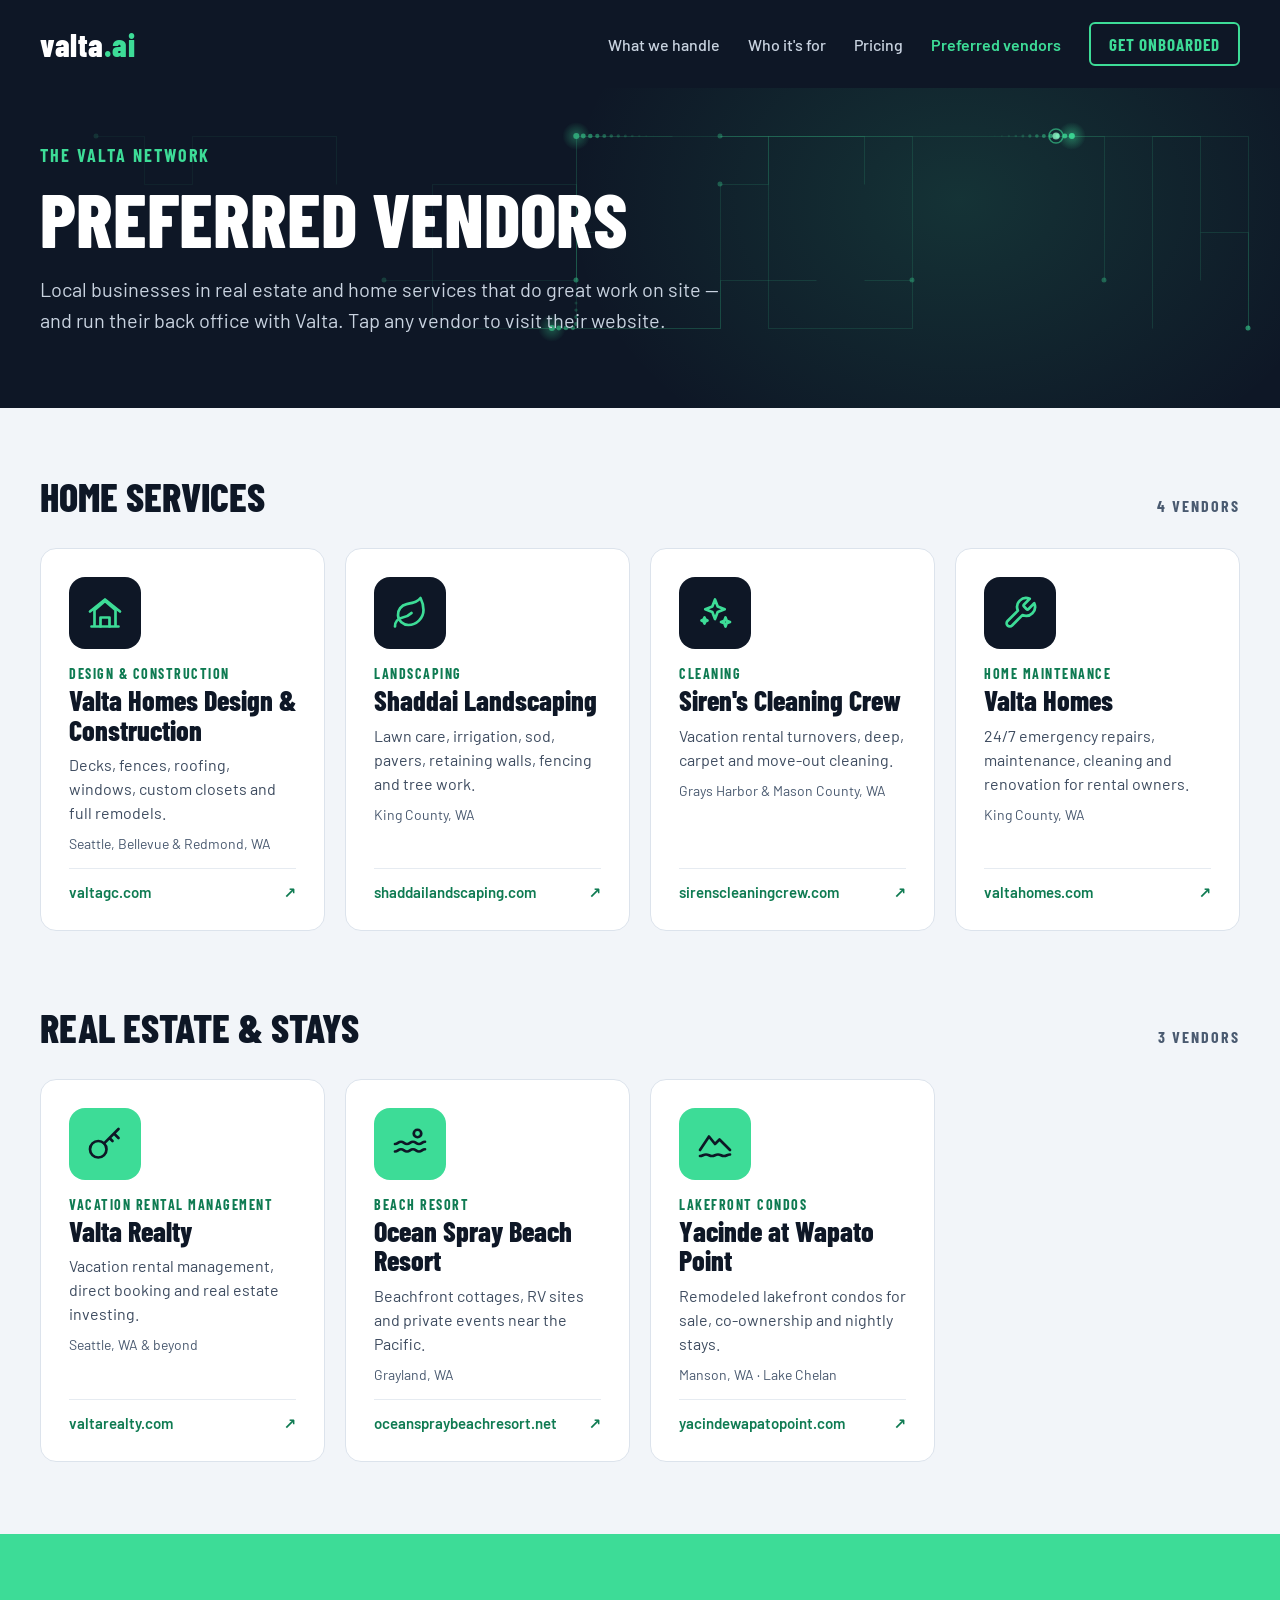
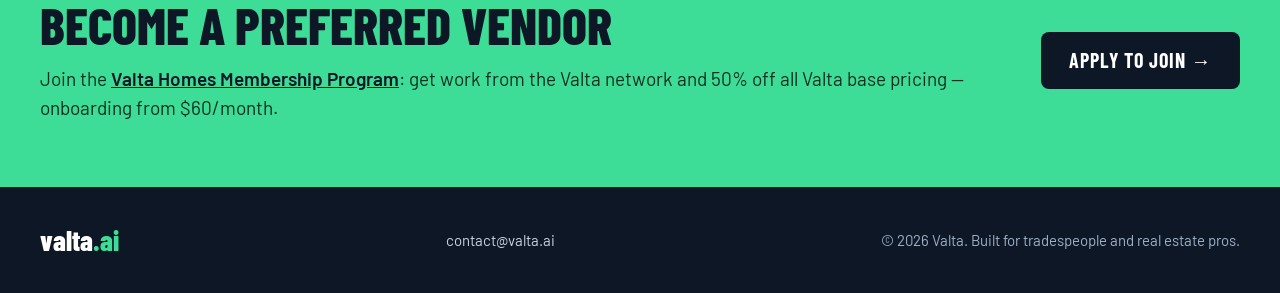
<file: preferred-vendors.html>
<!DOCTYPE html><html lang="en"><head>
<meta name="viewport" content="width=device-width, initial-scale=1">
<meta name="description" content="Businesses that run on Valta: home services, real estate and stays in Washington.">
<link rel="canonical" href="https://www.valta.ai/preferred-vendors">
<meta property="og:type" content="website">
<meta property="og:site_name" content="valta.ai">
<meta property="og:title" content="valta.ai: Preferred vendors">
<meta property="og:description" content="Businesses that run on Valta: home services, real estate and stays in Washington.">
<meta property="og:url" content="https://www.valta.ai/preferred-vendors">
<link rel="icon" href="/favicon.svg" type="image/svg+xml">
<script>(function(w,d,s,l,i){w[l]=w[l]||[];w[l].push({'gtm.start':new Date().getTime(),event:'gtm.js'});var f=d.getElementsByTagName(s)[0],j=d.createElement(s),dl=l!='dataLayer'?'&l='+l:'';j.async=true;j.src='https://www.googletagmanager.com/gtm.js?id='+i+dl;f.parentNode.insertBefore(j,f);})(window,document,'script','dataLayer','GTM-PLZ36C9Q');</script>
<style>.sc-placeholder{background:color-mix(in srgb,currentColor 8%,transparent);border:1px solid color-mix(in srgb,currentColor 50%,transparent);border-radius:2px;box-sizing:border-box;overflow:hidden}@keyframes sc-shine{0%{background-position:100% 50%}100%{background-position:0% 50%}}html.sc-dc-streaming .sc-placeholder,html.sc-dc-streaming .sc-interp.sc-missing{position:relative;background:color-mix(in srgb,currentColor 5%,transparent);border-color:transparent}html.sc-dc-streaming .sc-placeholder::before,html.sc-dc-streaming .sc-interp.sc-missing::before{content:'';position:absolute;inset:0;pointer-events:none;background:linear-gradient(90deg,rgba(217,119,87,0) 25%,rgba(247,225,211,.95) 37%,rgba(217,119,87,0) 63%);background-size:400% 100%;animation:sc-shine 1.4s ease infinite}html.sc-dc-streaming .sc-placeholder:nth-child(n+9 of .sc-placeholder)::before,html.sc-dc-streaming .sc-interp.sc-missing:nth-child(n+9 of .sc-interp.sc-missing)::before{animation:none;background:color-mix(in srgb,currentColor 8%,transparent)}.sc-placeholder-error{padding:4px 8px;font:11px/1.4 ui-monospace,monospace;color:color-mix(in srgb,currentColor 70%,transparent);word-break:break-word}.sc-interp.sc-missing{display:inline-block;width:2em;height:1em;overflow:hidden;vertical-align:text-bottom;background:rgba(255,255,255,.3);border:1px solid rgba(0,0,0,.5);border-radius:2px;box-sizing:border-box;color:transparent;user-select:none}.sc-interp.sc-unresolved{font-family:ui-monospace,monospace;font-size:.85em;color:color-mix(in srgb,currentColor 50%,transparent);background:color-mix(in srgb,currentColor 10%,transparent);border-radius:3px;padding:0 3px}.sc-host.sc-has-error{position:relative}.sc-logic-error{position:absolute;top:8px;left:8px;z-index:2147483647;max-width:60ch;padding:6px 10px;background:#b00020;color:#fff;font:12px/1.4 ui-monospace,monospace;border-radius:4px;white-space:pre-wrap;pointer-events:none}@media print{@page{margin: 0.5cm;}figure,table{break-inside: avoid;}#dc-root,#dc-root > .sc-host{height: auto;}*,*::before,*::after{print-color-adjust: exact;-webkit-print-color-adjust: exact;backdrop-filter: none !important;-webkit-backdrop-filter: none !important;animation-delay: -99s !important;animation-duration: .001s !important;animation-iteration-count: 1 !important;animation-fill-mode: both !important;animation-play-state: running !important;transition-duration: 0s !important;}}</style>
<meta charset="utf-8">
<title>valta.ai: Preferred vendors</title>

<style>x-dc{display:none!important}</style><link rel="preconnect" href="https://fonts.googleapis.com"><style>/* vietnamese */
@font-face {
  font-family: 'Barlow';
  font-style: normal;
  font-weight: 400;
  font-display: swap;
  src: url(https://fonts.gstatic.com/s/barlow/v13/7cHpv4kjgoGqM7E_A8s52Hs.woff2) format('woff2');
  unicode-range: U+0102-0103, U+0110-0111, U+0128-0129, U+0168-0169, U+01A0-01A1, U+01AF-01B0, U+0300-0301, U+0303-0304, U+0308-0309, U+0323, U+0329, U+1EA0-1EF9, U+20AB;
}
/* latin-ext */
@font-face {
  font-family: 'Barlow';
  font-style: normal;
  font-weight: 400;
  font-display: swap;
  src: url(https://fonts.gstatic.com/s/barlow/v13/7cHpv4kjgoGqM7E_Ass52Hs.woff2) format('woff2');
  unicode-range: U+0100-02BA, U+02BD-02C5, U+02C7-02CC, U+02CE-02D7, U+02DD-02FF, U+0304, U+0308, U+0329, U+1D00-1DBF, U+1E00-1E9F, U+1EF2-1EFF, U+2020, U+20A0-20AB, U+20AD-20C4, U+2113, U+2C60-2C7F, U+A720-A7FF;
}
/* latin */
@font-face {
  font-family: 'Barlow';
  font-style: normal;
  font-weight: 400;
  font-display: swap;
  src: url("[data-uri]") format('woff2');
  unicode-range: U+0000-00FF, U+0131, U+0152-0153, U+02BB-02BC, U+02C6, U+02DA, U+02DC, U+0304, U+0308, U+0329, U+2000-206F, U+20AC, U+2122, U+2191, U+2193, U+2212, U+2215, U+FEFF, U+FFFD;
}
/* vietnamese */
@font-face {
  font-family: 'Barlow';
  font-style: normal;
  font-weight: 500;
  font-display: swap;
  src: url(https://fonts.gstatic.com/s/barlow/v13/7cHqv4kjgoGqM7E3_-gs6FospT4.woff2) format('woff2');
  unicode-range: U+0102-0103, U+0110-0111, U+0128-0129, U+0168-0169, U+01A0-01A1, U+01AF-01B0, U+0300-0301, U+0303-0304, U+0308-0309, U+0323, U+0329, U+1EA0-1EF9, U+20AB;
}
/* latin-ext */
@font-face {
  font-family: 'Barlow';
  font-style: normal;
  font-weight: 500;
  font-display: swap;
  src: url(https://fonts.gstatic.com/s/barlow/v13/7cHqv4kjgoGqM7E3_-gs6VospT4.woff2) format('woff2');
  unicode-range: U+0100-02BA, U+02BD-02C5, U+02C7-02CC, U+02CE-02D7, U+02DD-02FF, U+0304, U+0308, U+0329, U+1D00-1DBF, U+1E00-1E9F, U+1EF2-1EFF, U+2020, U+20A0-20AB, U+20AD-20C4, U+2113, U+2C60-2C7F, U+A720-A7FF;
}
/* latin */
@font-face {
  font-family: 'Barlow';
  font-style: normal;
  font-weight: 500;
  font-display: swap;
  src: url("[data-uri]") format('woff2');
  unicode-range: U+0000-00FF, U+0131, U+0152-0153, U+02BB-02BC, U+02C6, U+02DA, U+02DC, U+0304, U+0308, U+0329, U+2000-206F, U+20AC, U+2122, U+2191, U+2193, U+2212, U+2215, U+FEFF, U+FFFD;
}
/* vietnamese */
@font-face {
  font-family: 'Barlow';
  font-style: normal;
  font-weight: 600;
  font-display: swap;
  src: url(https://fonts.gstatic.com/s/barlow/v13/7cHqv4kjgoGqM7E30-8s6FospT4.woff2) format('woff2');
  unicode-range: U+0102-0103, U+0110-0111, U+0128-0129, U+0168-0169, U+01A0-01A1, U+01AF-01B0, U+0300-0301, U+0303-0304, U+0308-0309, U+0323, U+0329, U+1EA0-1EF9, U+20AB;
}
/* latin-ext */
@font-face {
  font-family: 'Barlow';
  font-style: normal;
  font-weight: 600;
  font-display: swap;
  src: url(https://fonts.gstatic.com/s/barlow/v13/7cHqv4kjgoGqM7E30-8s6VospT4.woff2) format('woff2');
  unicode-range: U+0100-02BA, U+02BD-02C5, U+02C7-02CC, U+02CE-02D7, U+02DD-02FF, U+0304, U+0308, U+0329, U+1D00-1DBF, U+1E00-1E9F, U+1EF2-1EFF, U+2020, U+20A0-20AB, U+20AD-20C4, U+2113, U+2C60-2C7F, U+A720-A7FF;
}
/* latin */
@font-face {
  font-family: 'Barlow';
  font-style: normal;
  font-weight: 600;
  font-display: swap;
  src: url("[data-uri]") format('woff2');
  unicode-range: U+0000-00FF, U+0131, U+0152-0153, U+02BB-02BC, U+02C6, U+02DA, U+02DC, U+0304, U+0308, U+0329, U+2000-206F, U+20AC, U+2122, U+2191, U+2193, U+2212, U+2215, U+FEFF, U+FFFD;
}
/* vietnamese */
@font-face {
  font-family: 'Barlow Condensed';
  font-style: normal;
  font-weight: 600;
  font-display: swap;
  src: url(https://fonts.gstatic.com/s/barlowcondensed/v13/HTxwL3I-JCGChYJ8VI-L6OO_au7B4873z3nWuZEC.woff2) format('woff2');
  unicode-range: U+0102-0103, U+0110-0111, U+0128-0129, U+0168-0169, U+01A0-01A1, U+01AF-01B0, U+0300-0301, U+0303-0304, U+0308-0309, U+0323, U+0329, U+1EA0-1EF9, U+20AB;
}
/* latin-ext */
@font-face {
  font-family: 'Barlow Condensed';
  font-style: normal;
  font-weight: 600;
  font-display: swap;
  src: url(https://fonts.gstatic.com/s/barlowcondensed/v13/HTxwL3I-JCGChYJ8VI-L6OO_au7B4873z3jWuZEC.woff2) format('woff2');
  unicode-range: U+0100-02BA, U+02BD-02C5, U+02C7-02CC, U+02CE-02D7, U+02DD-02FF, U+0304, U+0308, U+0329, U+1D00-1DBF, U+1E00-1E9F, U+1EF2-1EFF, U+2020, U+20A0-20AB, U+20AD-20C4, U+2113, U+2C60-2C7F, U+A720-A7FF;
}
/* latin */
@font-face {
  font-family: 'Barlow Condensed';
  font-style: normal;
  font-weight: 600;
  font-display: swap;
  src: url("[data-uri]") format('woff2');
  unicode-range: U+0000-00FF, U+0131, U+0152-0153, U+02BB-02BC, U+02C6, U+02DA, U+02DC, U+0304, U+0308, U+0329, U+2000-206F, U+20AC, U+2122, U+2191, U+2193, U+2212, U+2215, U+FEFF, U+FFFD;
}
/* vietnamese */
@font-face {
  font-family: 'Barlow Condensed';
  font-style: normal;
  font-weight: 700;
  font-display: swap;
  src: url(https://fonts.gstatic.com/s/barlowcondensed/v13/HTxwL3I-JCGChYJ8VI-L6OO_au7B46r2z3nWuZEC.woff2) format('woff2');
  unicode-range: U+0102-0103, U+0110-0111, U+0128-0129, U+0168-0169, U+01A0-01A1, U+01AF-01B0, U+0300-0301, U+0303-0304, U+0308-0309, U+0323, U+0329, U+1EA0-1EF9, U+20AB;
}
/* latin-ext */
@font-face {
  font-family: 'Barlow Condensed';
  font-style: normal;
  font-weight: 700;
  font-display: swap;
  src: url(https://fonts.gstatic.com/s/barlowcondensed/v13/HTxwL3I-JCGChYJ8VI-L6OO_au7B46r2z3jWuZEC.woff2) format('woff2');
  unicode-range: U+0100-02BA, U+02BD-02C5, U+02C7-02CC, U+02CE-02D7, U+02DD-02FF, U+0304, U+0308, U+0329, U+1D00-1DBF, U+1E00-1E9F, U+1EF2-1EFF, U+2020, U+20A0-20AB, U+20AD-20C4, U+2113, U+2C60-2C7F, U+A720-A7FF;
}
/* latin */
@font-face {
  font-family: 'Barlow Condensed';
  font-style: normal;
  font-weight: 700;
  font-display: swap;
  src: url("[data-uri]") format('woff2');
  unicode-range: U+0000-00FF, U+0131, U+0152-0153, U+02BB-02BC, U+02C6, U+02DA, U+02DC, U+0304, U+0308, U+0329, U+2000-206F, U+20AC, U+2122, U+2191, U+2193, U+2212, U+2215, U+FEFF, U+FFFD;
}
/* vietnamese */
@font-face {
  font-family: 'Barlow Condensed';
  font-style: normal;
  font-weight: 800;
  font-display: swap;
  src: url(https://fonts.gstatic.com/s/barlowcondensed/v13/HTxwL3I-JCGChYJ8VI-L6OO_au7B47b1z3nWuZEC.woff2) format('woff2');
  unicode-range: U+0102-0103, U+0110-0111, U+0128-0129, U+0168-0169, U+01A0-01A1, U+01AF-01B0, U+0300-0301, U+0303-0304, U+0308-0309, U+0323, U+0329, U+1EA0-1EF9, U+20AB;
}
/* latin-ext */
@font-face {
  font-family: 'Barlow Condensed';
  font-style: normal;
  font-weight: 800;
  font-display: swap;
  src: url(https://fonts.gstatic.com/s/barlowcondensed/v13/HTxwL3I-JCGChYJ8VI-L6OO_au7B47b1z3jWuZEC.woff2) format('woff2');
  unicode-range: U+0100-02BA, U+02BD-02C5, U+02C7-02CC, U+02CE-02D7, U+02DD-02FF, U+0304, U+0308, U+0329, U+1D00-1DBF, U+1E00-1E9F, U+1EF2-1EFF, U+2020, U+20A0-20AB, U+20AD-20C4, U+2113, U+2C60-2C7F, U+A720-A7FF;
}
/* latin */
@font-face {
  font-family: 'Barlow Condensed';
  font-style: normal;
  font-weight: 800;
  font-display: swap;
  src: url("[data-uri]") format('woff2');
  unicode-range: U+0000-00FF, U+0131, U+0152-0153, U+02BB-02BC, U+02C6, U+02DA, U+02DC, U+0304, U+0308, U+0329, U+2000-206F, U+20AC, U+2122, U+2191, U+2193, U+2212, U+2215, U+FEFF, U+FFFD;
}
</style><style>
body{margin:0;background:#0E1726}
a{color:#0F7B52}a:hover{color:#0A5C3D}
</style><link rel="stylesheet" href="/motion.css?v=2">
</head>
<body>
<noscript><iframe src="https://www.googletagmanager.com/ns.html?id=GTM-PLZ36C9Q" height="0" width="0" style="display:none;visibility:hidden"></iframe></noscript>
<div id="dc-root"><div class="sc-host" data-sc-name="30a03cad-e923-4e61-a349-ae62cbef4baa"><div style="font-family: Barlow, system-ui, sans-serif; color: rgb(14, 23, 38); background: rgb(242, 245, 249); width: 100%;"><header style="background: rgb(14, 23, 38); color: rgb(255, 255, 255);"><div style="max-width: 1200px; margin: 0px auto; padding: 22px 32px; display: flex; flex-wrap: wrap; align-items: center; justify-content: space-between; gap: 16px;"><a href="/" style="font-family: &quot;Barlow Condensed&quot;, sans-serif; font-weight: 800; font-size: 32px; color: rgb(255, 255, 255); text-decoration: none; letter-spacing: 0.5px;">valta<span style="color: rgb(61, 220, 151);">.ai</span></a><nav aria-label="Main" style="display: flex; flex-wrap: wrap; align-items: center; gap: 28px; font-size: 16px; font-weight: 500;"><a href="/#services" style="color: rgb(201, 211, 224); text-decoration: none;">What we handle</a><a href="/#who" style="color: rgb(201, 211, 224); text-decoration: none;">Who it's for</a><a href="/#pricing" style="color: rgb(201, 211, 224); text-decoration: none;">Pricing</a><a href="/preferred-vendors" aria-current="page" style="color: rgb(61, 220, 151); text-decoration: none; font-weight: 600;">Preferred vendors</a><a href="/#start" style="font-family: &quot;Barlow Condensed&quot;, sans-serif; font-weight: 700; font-size: 17px; letter-spacing: 1px; text-transform: uppercase; color: rgb(61, 220, 151); text-decoration: none; border: 2px solid rgb(61, 220, 151); border-radius: 6px; padding: 10px 18px;">Get onboarded</a></nav></div></header><section style="background: rgb(14, 23, 38); color: rgb(255, 255, 255);"><div style="max-width: 1200px; margin: 0px auto; padding: 56px 32px 72px;"><p style="margin: 0px 0px 16px; font-family: &quot;Barlow Condensed&quot;, sans-serif; font-weight: 700; font-size: 18px; letter-spacing: 2px; text-transform: uppercase; color: rgb(61, 220, 151);">The Valta network</p><h1 style="margin: 0px; font-family: &quot;Barlow Condensed&quot;, sans-serif; font-weight: 800; font-size: 76px; line-height: 0.95; text-transform: uppercase;">Preferred vendors</h1><p style="margin: 20px 0px 0px; font-size: 20px; line-height: 1.55; color: rgb(201, 211, 224); max-width: 680px;">Local businesses in real estate and home services that do great work on site — and run their back office with Valta. Tap any vendor to visit their website.</p></div></section><section><div style="max-width: 1200px; margin: 0px auto; padding: 64px 32px 24px;"><div style="display: flex; flex-wrap: wrap; align-items: baseline; justify-content: space-between; gap: 12px;"><h2 style="margin: 0px; font-family: &quot;Barlow Condensed&quot;, sans-serif; font-weight: 800; font-size: 40px; text-transform: uppercase;">Home services</h2><span style="font-family: &quot;Barlow Condensed&quot;, sans-serif; font-weight: 700; font-size: 16px; letter-spacing: 2px; text-transform: uppercase; color: rgb(74, 90, 112);">4 vendors</span></div><div style="margin-top: 28px; display: grid; grid-template-columns: repeat(auto-fill, minmax(260px, 1fr)); gap: 20px;"><a href="https://valtagc.com" target="_blank" rel="noopener" style="display: flex; flex-direction: column; gap: 16px; background: rgb(255, 255, 255); border: 1px solid rgb(220, 227, 236); border-radius: 16px; padding: 28px; text-decoration: none; color: rgb(14, 23, 38);"><div style="width: 72px; height: 72px; border-radius: 16px; background: rgb(14, 23, 38); color: rgb(61, 220, 151); display: flex; align-items: center; justify-content: center;"><svg width="36" height="36" viewBox="0 0 24 24" fill="none" stroke="currentColor" stroke-width="1.8" stroke-linecap="round" stroke-linejoin="round" aria-hidden="true"><path d="M3 21h18M5 21V10l7-6 7 6v11"></path><path d="M9 21v-6h6v6M2 11l10-8 10 8"></path></svg></div><div style="flex-grow: 1;"><p style="margin: 0px; font-family: &quot;Barlow Condensed&quot;, sans-serif; font-weight: 700; font-size: 14px; letter-spacing: 1.5px; text-transform: uppercase; color: rgb(15, 123, 82);">Design &amp; construction</p><h3 style="margin: 4px 0px 8px; font-family: &quot;Barlow Condensed&quot;, sans-serif; font-weight: 800; font-size: 28px; line-height: 1.05;">Valta Homes Design &amp; Construction</h3><p style="margin: 0px; font-size: 16px; line-height: 1.5; color: rgb(61, 75, 95);">Decks, fences, roofing, windows, custom closets and full remodels.</p><p style="margin: 10px 0px 0px; font-size: 14px; color: rgb(74, 90, 112);">Seattle, Bellevue &amp; Redmond, WA</p></div><span style="display: flex; align-items: center; justify-content: space-between; border-top: 1px solid rgb(230, 235, 241); padding-top: 14px; font-size: 15px; font-weight: 600; color: rgb(15, 123, 82);">valtagc.com <span aria-hidden="true">↗</span></span></a><a href="https://shaddailandscaping.com/" target="_blank" rel="noopener" style="display: flex; flex-direction: column; gap: 16px; background: rgb(255, 255, 255); border: 1px solid rgb(220, 227, 236); border-radius: 16px; padding: 28px; text-decoration: none; color: rgb(14, 23, 38);"><div style="width: 72px; height: 72px; border-radius: 16px; background: rgb(14, 23, 38); color: rgb(61, 220, 151); display: flex; align-items: center; justify-content: center;"><svg width="36" height="36" viewBox="0 0 24 24" fill="none" stroke="currentColor" stroke-width="1.8" stroke-linecap="round" stroke-linejoin="round" aria-hidden="true"><path d="M11 20A7 7 0 0 1 9.8 6.1C15.5 5 17 4.5 19 2c1 2 2 4.2 2 8 0 5.5-4.8 10-10 10z"></path><path d="M2 21c0-3 1.9-5.4 5.1-6C9.5 14.5 12 13 13 12"></path></svg></div><div style="flex-grow: 1;"><p style="margin: 0px; font-family: &quot;Barlow Condensed&quot;, sans-serif; font-weight: 700; font-size: 14px; letter-spacing: 1.5px; text-transform: uppercase; color: rgb(15, 123, 82);">Landscaping</p><h3 style="margin: 4px 0px 8px; font-family: &quot;Barlow Condensed&quot;, sans-serif; font-weight: 800; font-size: 28px; line-height: 1.05;">Shaddai Landscaping</h3><p style="margin: 0px; font-size: 16px; line-height: 1.5; color: rgb(61, 75, 95);">Lawn care, irrigation, sod, pavers, retaining walls, fencing and tree work.</p><p style="margin: 10px 0px 0px; font-size: 14px; color: rgb(74, 90, 112);">King County, WA</p></div><span style="display: flex; align-items: center; justify-content: space-between; border-top: 1px solid rgb(230, 235, 241); padding-top: 14px; font-size: 15px; font-weight: 600; color: rgb(15, 123, 82);">shaddailandscaping.com <span aria-hidden="true">↗</span></span></a><a href="https://www.sirenscleaningcrew.com/" target="_blank" rel="noopener" style="display: flex; flex-direction: column; gap: 16px; background: rgb(255, 255, 255); border: 1px solid rgb(220, 227, 236); border-radius: 16px; padding: 28px; text-decoration: none; color: rgb(14, 23, 38);"><div style="width: 72px; height: 72px; border-radius: 16px; background: rgb(14, 23, 38); color: rgb(61, 220, 151); display: flex; align-items: center; justify-content: center;"><svg width="36" height="36" viewBox="0 0 24 24" fill="none" stroke="currentColor" stroke-width="1.8" stroke-linecap="round" stroke-linejoin="round" aria-hidden="true"><path d="M12 3l1.8 4.7L18.5 9.5l-4.7 1.8L12 16l-1.8-4.7L5.5 9.5l4.7-1.8z"></path><path d="M19 15l.8 2.2L22 18l-2.2.8L19 21l-.8-2.2L16 18l2.2-.8zM5 15l.6 1.4L7 17l-1.4.6L5 19l-.6-1.4L3 17l1.4-.6z"></path></svg></div><div style="flex-grow: 1;"><p style="margin: 0px; font-family: &quot;Barlow Condensed&quot;, sans-serif; font-weight: 700; font-size: 14px; letter-spacing: 1.5px; text-transform: uppercase; color: rgb(15, 123, 82);">Cleaning</p><h3 style="margin: 4px 0px 8px; font-family: &quot;Barlow Condensed&quot;, sans-serif; font-weight: 800; font-size: 28px; line-height: 1.05;">Siren's Cleaning Crew</h3><p style="margin: 0px; font-size: 16px; line-height: 1.5; color: rgb(61, 75, 95);">Vacation rental turnovers, deep, carpet and move-out cleaning.</p><p style="margin: 10px 0px 0px; font-size: 14px; color: rgb(74, 90, 112);">Grays Harbor &amp; Mason County, WA</p></div><span style="display: flex; align-items: center; justify-content: space-between; border-top: 1px solid rgb(230, 235, 241); padding-top: 14px; font-size: 15px; font-weight: 600; color: rgb(15, 123, 82);">sirenscleaningcrew.com <span aria-hidden="true">↗</span></span></a><a href="https://valtahomes.com" target="_blank" rel="noopener" style="display: flex; flex-direction: column; gap: 16px; background: rgb(255, 255, 255); border: 1px solid rgb(220, 227, 236); border-radius: 16px; padding: 28px; text-decoration: none; color: rgb(14, 23, 38);"><div style="width: 72px; height: 72px; border-radius: 16px; background: rgb(14, 23, 38); color: rgb(61, 220, 151); display: flex; align-items: center; justify-content: center;"><svg width="36" height="36" viewBox="0 0 24 24" fill="none" stroke="currentColor" stroke-width="1.8" stroke-linecap="round" stroke-linejoin="round" aria-hidden="true"><path d="M14.7 6.3a1 1 0 0 0 0 1.4l1.6 1.6a1 1 0 0 0 1.4 0l3.8-3.8a6 6 0 0 1-7.9 7.9l-6.9 6.9a2.1 2.1 0 0 1-3-3l6.9-6.9a6 6 0 0 1 7.9-7.9z"></path></svg></div><div style="flex-grow: 1;"><p style="margin: 0px; font-family: &quot;Barlow Condensed&quot;, sans-serif; font-weight: 700; font-size: 14px; letter-spacing: 1.5px; text-transform: uppercase; color: rgb(15, 123, 82);">Home maintenance</p><h3 style="margin: 4px 0px 8px; font-family: &quot;Barlow Condensed&quot;, sans-serif; font-weight: 800; font-size: 28px; line-height: 1.05;">Valta Homes</h3><p style="margin: 0px; font-size: 16px; line-height: 1.5; color: rgb(61, 75, 95);">24/7 emergency repairs, maintenance, cleaning and renovation for rental owners.</p><p style="margin: 10px 0px 0px; font-size: 14px; color: rgb(74, 90, 112);">King County, WA</p></div><span style="display: flex; align-items: center; justify-content: space-between; border-top: 1px solid rgb(230, 235, 241); padding-top: 14px; font-size: 15px; font-weight: 600; color: rgb(15, 123, 82);">valtahomes.com <span aria-hidden="true">↗</span></span></a></div></div></section><section><div style="max-width: 1200px; margin: 0px auto; padding: 48px 32px 72px;"><div style="display: flex; flex-wrap: wrap; align-items: baseline; justify-content: space-between; gap: 12px;"><h2 style="margin: 0px; font-family: &quot;Barlow Condensed&quot;, sans-serif; font-weight: 800; font-size: 40px; text-transform: uppercase;">Real estate &amp; stays</h2><span style="font-family: &quot;Barlow Condensed&quot;, sans-serif; font-weight: 700; font-size: 16px; letter-spacing: 2px; text-transform: uppercase; color: rgb(74, 90, 112);">3 vendors</span></div><div style="margin-top: 28px; display: grid; grid-template-columns: repeat(auto-fill, minmax(260px, 1fr)); gap: 20px;"><a href="https://valtarealty.com" target="_blank" rel="noopener" style="display: flex; flex-direction: column; gap: 16px; background: rgb(255, 255, 255); border: 1px solid rgb(220, 227, 236); border-radius: 16px; padding: 28px; text-decoration: none; color: rgb(14, 23, 38);"><div style="width: 72px; height: 72px; border-radius: 16px; background: rgb(61, 220, 151); color: rgb(14, 23, 38); display: flex; align-items: center; justify-content: center;"><svg width="36" height="36" viewBox="0 0 24 24" fill="none" stroke="currentColor" stroke-width="1.8" stroke-linecap="round" stroke-linejoin="round" aria-hidden="true"><circle cx="7.5" cy="15.5" r="5.5"></circle><path d="M11.4 11.6L21 2M18 5l3 3M15 8l2 2"></path></svg></div><div style="flex-grow: 1;"><p style="margin: 0px; font-family: &quot;Barlow Condensed&quot;, sans-serif; font-weight: 700; font-size: 14px; letter-spacing: 1.5px; text-transform: uppercase; color: rgb(15, 123, 82);">Vacation rental management</p><h3 style="margin: 4px 0px 8px; font-family: &quot;Barlow Condensed&quot;, sans-serif; font-weight: 800; font-size: 28px; line-height: 1.05;">Valta Realty</h3><p style="margin: 0px; font-size: 16px; line-height: 1.5; color: rgb(61, 75, 95);">Vacation rental management, direct booking and real estate investing.</p><p style="margin: 10px 0px 0px; font-size: 14px; color: rgb(74, 90, 112);">Seattle, WA &amp; beyond</p></div><span style="display: flex; align-items: center; justify-content: space-between; border-top: 1px solid rgb(230, 235, 241); padding-top: 14px; font-size: 15px; font-weight: 600; color: rgb(15, 123, 82);">valtarealty.com <span aria-hidden="true">↗</span></span></a><a href="https://oceanspraybeachresort.net" target="_blank" rel="noopener" style="display: flex; flex-direction: column; gap: 16px; background: rgb(255, 255, 255); border: 1px solid rgb(220, 227, 236); border-radius: 16px; padding: 28px; text-decoration: none; color: rgb(14, 23, 38);"><div style="width: 72px; height: 72px; border-radius: 16px; background: rgb(61, 220, 151); color: rgb(14, 23, 38); display: flex; align-items: center; justify-content: center;"><svg width="36" height="36" viewBox="0 0 24 24" fill="none" stroke="currentColor" stroke-width="1.8" stroke-linecap="round" stroke-linejoin="round" aria-hidden="true"><path d="M2 12c2 0 2-1.5 4-1.5s2 1.5 4 1.5 2-1.5 4-1.5 2 1.5 4 1.5 2-1.5 4-1.5M2 17c2 0 2-1.5 4-1.5s2 1.5 4 1.5 2-1.5 4-1.5 2 1.5 4 1.5 2-1.5 4-1.5"></path><circle cx="17" cy="5" r="2.5"></circle></svg></div><div style="flex-grow: 1;"><p style="margin: 0px; font-family: &quot;Barlow Condensed&quot;, sans-serif; font-weight: 700; font-size: 14px; letter-spacing: 1.5px; text-transform: uppercase; color: rgb(15, 123, 82);">Beach resort</p><h3 style="margin: 4px 0px 8px; font-family: &quot;Barlow Condensed&quot;, sans-serif; font-weight: 800; font-size: 28px; line-height: 1.05;">Ocean Spray Beach Resort</h3><p style="margin: 0px; font-size: 16px; line-height: 1.5; color: rgb(61, 75, 95);">Beachfront cottages, RV sites and private events near the Pacific.</p><p style="margin: 10px 0px 0px; font-size: 14px; color: rgb(74, 90, 112);">Grayland, WA</p></div><span style="display: flex; align-items: center; justify-content: space-between; border-top: 1px solid rgb(230, 235, 241); padding-top: 14px; font-size: 15px; font-weight: 600; color: rgb(15, 123, 82);">oceanspraybeachresort.net <span aria-hidden="true">↗</span></span></a><a href="https://www.yacindewapatopoint.com/" target="_blank" rel="noopener" style="display: flex; flex-direction: column; gap: 16px; background: rgb(255, 255, 255); border: 1px solid rgb(220, 227, 236); border-radius: 16px; padding: 28px; text-decoration: none; color: rgb(14, 23, 38);"><div style="width: 72px; height: 72px; border-radius: 16px; background: rgb(61, 220, 151); color: rgb(14, 23, 38); display: flex; align-items: center; justify-content: center;"><svg width="36" height="36" viewBox="0 0 24 24" fill="none" stroke="currentColor" stroke-width="1.8" stroke-linecap="round" stroke-linejoin="round" aria-hidden="true"><path d="M2 16l6-9 4 5 3-3 7 7"></path><path d="M2 20c2 0 2-1 4-1s2 1 4 1 2-1 4-1 2 1 4 1 2-1 4-1"></path></svg></div><div style="flex-grow: 1;"><p style="margin: 0px; font-family: &quot;Barlow Condensed&quot;, sans-serif; font-weight: 700; font-size: 14px; letter-spacing: 1.5px; text-transform: uppercase; color: rgb(15, 123, 82);">Lakefront condos</p><h3 style="margin: 4px 0px 8px; font-family: &quot;Barlow Condensed&quot;, sans-serif; font-weight: 800; font-size: 28px; line-height: 1.05;">Yacinde at Wapato Point</h3><p style="margin: 0px; font-size: 16px; line-height: 1.5; color: rgb(61, 75, 95);">Remodeled lakefront condos for sale, co-ownership and nightly stays.</p><p style="margin: 10px 0px 0px; font-size: 14px; color: rgb(74, 90, 112);">Manson, WA · Lake Chelan</p></div><span style="display: flex; align-items: center; justify-content: space-between; border-top: 1px solid rgb(230, 235, 241); padding-top: 14px; font-size: 15px; font-weight: 600; color: rgb(15, 123, 82);">yacindewapatopoint.com <span aria-hidden="true">↗</span></span></a></div></div></section><section style="background: rgb(61, 220, 151);"><div style="max-width: 1200px; margin: 0px auto; padding: 64px 32px; display: flex; flex-wrap: wrap; gap: 28px; align-items: center; justify-content: space-between;"><div style="flex: 1 1 560px; min-width: 0px;"><h2 style="margin: 0px; font-family: &quot;Barlow Condensed&quot;, sans-serif; font-weight: 800; font-size: 52px; line-height: 1; text-transform: uppercase;">Become a preferred vendor</h2><p style="margin: 14px 0px 0px; font-size: 19px; line-height: 1.55; color: rgb(18, 48, 31);">Join the <a href="https://valtahomes.com/membership" target="_blank" rel="noopener" style="color: rgb(14, 23, 38); font-weight: 600; text-decoration: underline;">Valta Homes Membership Program</a>: get work from the Valta network and 50% off all Valta base pricing — onboarding from $60/month.</p></div><a href="/#start" style="font-family: &quot;Barlow Condensed&quot;, sans-serif; font-weight: 700; font-size: 20px; letter-spacing: 1px; text-transform: uppercase; background: rgb(14, 23, 38); color: rgb(255, 255, 255); text-decoration: none; border-radius: 8px; padding: 16px 28px;">Apply to join →</a></div></section><footer style="background: rgb(14, 23, 38); color: rgb(159, 176, 198);"><div style="max-width: 1200px; margin: 0px auto; padding: 36px 32px; display: flex; flex-wrap: wrap; gap: 20px; align-items: center; justify-content: space-between; font-size: 15px;"><a href="/" style="font-family: &quot;Barlow Condensed&quot;, sans-serif; font-weight: 800; font-size: 28px; color: rgb(255, 255, 255); text-decoration: none;">valta<span style="color: rgb(61, 220, 151);">.ai</span></a><a href="mailto:contact@valta.ai" style="color: rgb(201, 211, 224); text-decoration: none;">contact@valta.ai</a><span>© 2026 Valta. Built for tradespeople and real estate pros.</span></div></footer></div></div></div>



<script src="/motion.js?v=2" defer></script>
</body></html>
</file>
<file: motion.css>
/* Valta.ai motion layer (added 2026-11-21 for Alex's request: hover, animation, hero background).
   Undo: remove the <link href="/motion.css"> and <script src="/motion.js"> lines from the pages.
   Classes are only added by motion.js, so without JS the pages look exactly as before. */

/* Hero background: circuit lines with green pulses (canvas drawn by motion.js) + a glow that follows the pointer */
.vm-hero { position: relative; overflow: hidden; isolation: isolate; --mx: 75%; --my: 35%; }
.vm-hero > :not(.vm-hero-bg) { position: relative; z-index: 1; }
.vm-hero-bg { position: absolute; inset: 0; z-index: 0; pointer-events: none; }
.vm-hero-bg canvas {
  position: absolute; inset: 0; width: 100%; height: 100%;
  -webkit-mask-image: linear-gradient(90deg, rgba(0,0,0,.35) 0%, rgba(0,0,0,.6) 35%, #000 60%);
          mask-image: linear-gradient(90deg, rgba(0,0,0,.35) 0%, rgba(0,0,0,.6) 35%, #000 60%);
}
.vm-hero-bg::after {
  content: ""; position: absolute; inset: 0;
  background: radial-gradient(560px 420px at var(--mx) var(--my), rgba(61, 220, 151, .14), transparent 70%);
  transition: background-position .3s ease;
}

/* Hero entrance: text, buttons and cards rise in one after another */
.vm-in { opacity: 0; transform: translateY(18px); animation: vm-rise .7s cubic-bezier(.2, .7, .2, 1) forwards; animation-delay: var(--vm-d, 0s); }
@keyframes vm-rise { to { opacity: 1; transform: none; } }

/* Task pills pop in */
.vm-pill { opacity: 0; transform: scale(.85); animation: vm-pop .45s cubic-bezier(.3, 1.4, .5, 1) forwards; animation-delay: var(--vm-d, 0s); transition: transform .2s ease, background-color .2s ease; }
@keyframes vm-pop { to { opacity: 1; transform: none; } }
.vm-pill:hover { transform: translateY(-2px); }

/* "Valta connects the two" arrow pulses */
.vm-flow { animation: vm-nudge 1.8s ease-in-out infinite; }
@keyframes vm-nudge { 0%, 100% { transform: translateY(0); } 50% { transform: translateY(4px); } }

/* Scroll reveal for the sections below the hero */
.vm-reveal { opacity: 0; transform: translateY(24px); transition: opacity .7s ease, transform .7s cubic-bezier(.2, .7, .2, 1); transition-delay: var(--vm-d, 0s); }
.vm-reveal.vm-show { opacity: 1; transform: none; }

/* Hover: cards lift, buttons lift and glow, nav links underline */
.vm-card { transition: transform .25s ease, box-shadow .25s ease, border-color .25s ease; }
.vm-card:hover { transform: translateY(-4px); box-shadow: 0 14px 30px rgba(14, 23, 38, .14); }
.vm-btn { transition: transform .2s ease, box-shadow .2s ease, filter .2s ease; }
.vm-btn:hover { transform: translateY(-2px); box-shadow: 0 8px 22px rgba(61, 220, 151, .28); filter: brightness(1.05); }
.vm-btn:active { transform: translateY(0); }
.vm-nav { background-image: linear-gradient(currentColor, currentColor); background-size: 0 2px; background-repeat: no-repeat; background-position: 0 100%; transition: background-size .25s ease; }
.vm-nav:hover { background-size: 100% 2px; }

/* Respect people who turn motion off */
@media (prefers-reduced-motion: reduce) {
  .vm-flow { animation: none; }
  .vm-in, .vm-pill, .vm-reveal { opacity: 1; transform: none; animation: none; transition: none; }
  .vm-card:hover, .vm-btn:hover, .vm-pill:hover { transform: none; }
}
</file>
